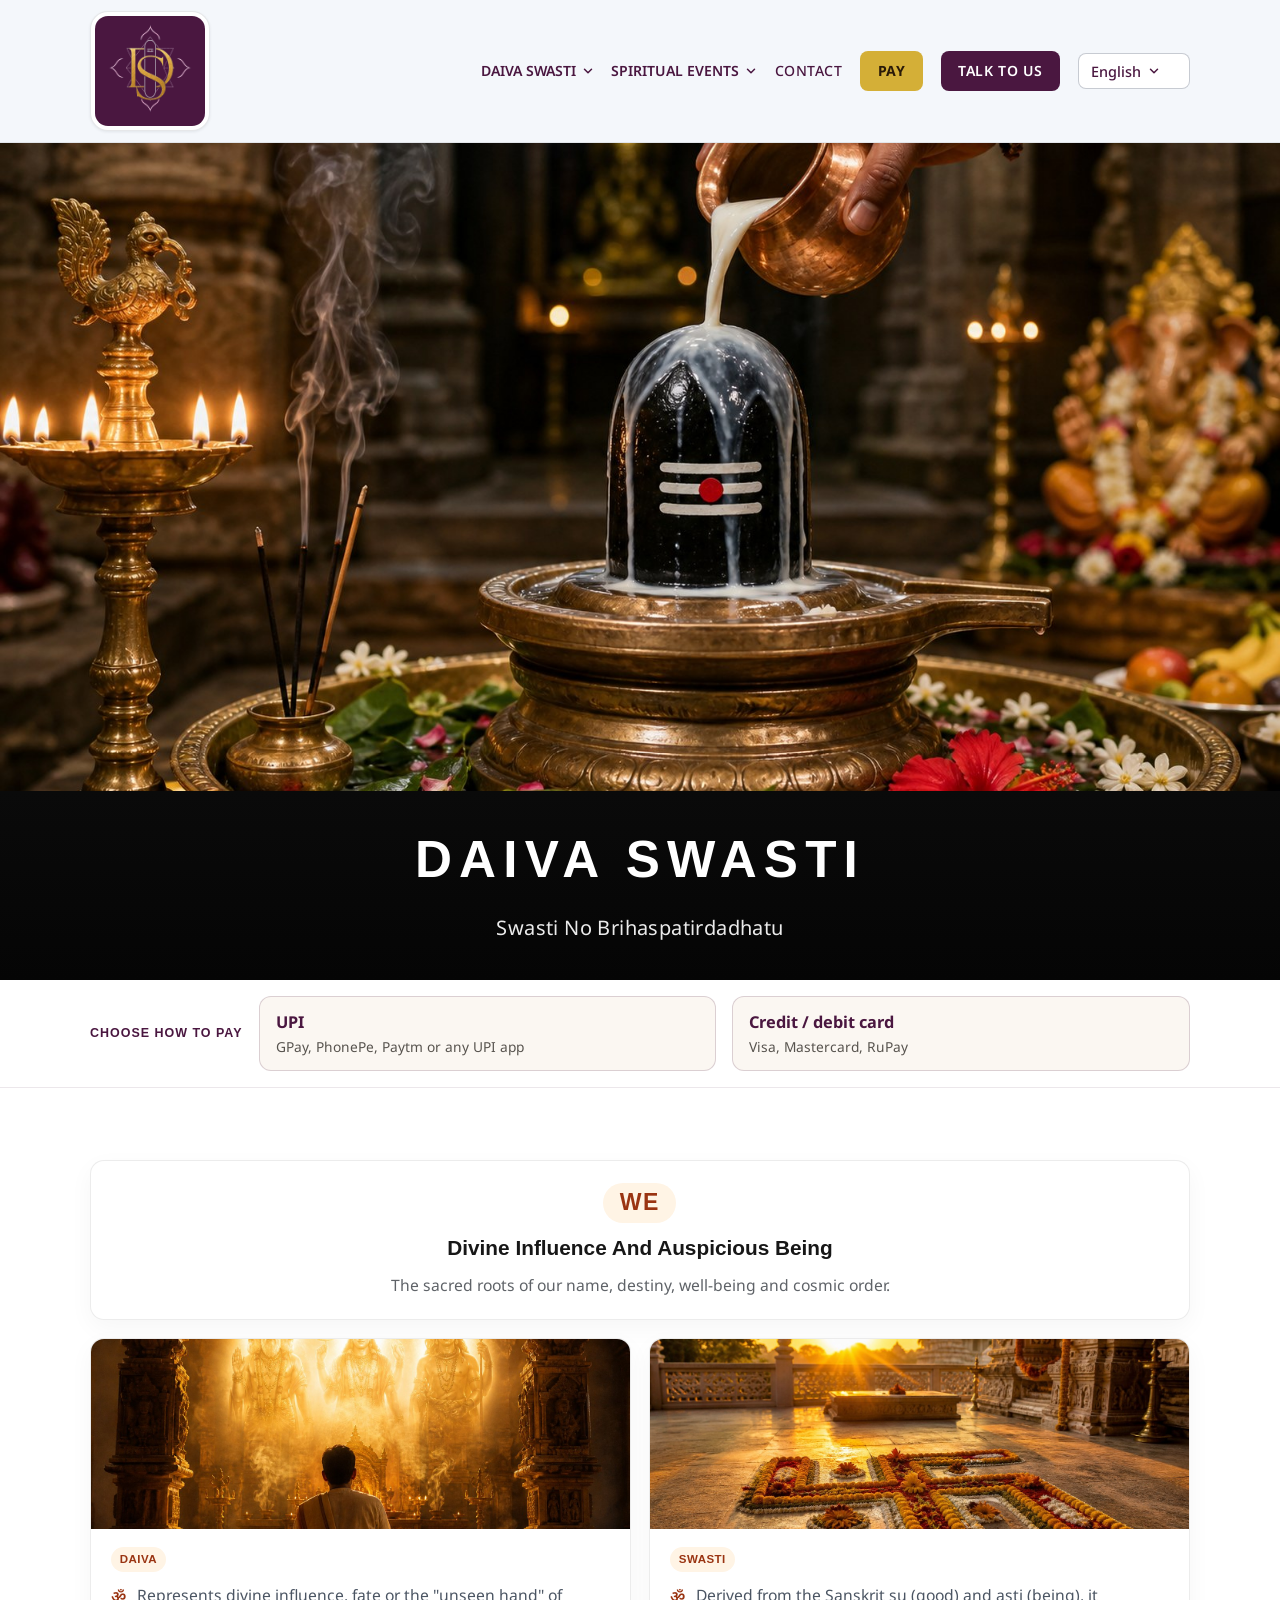
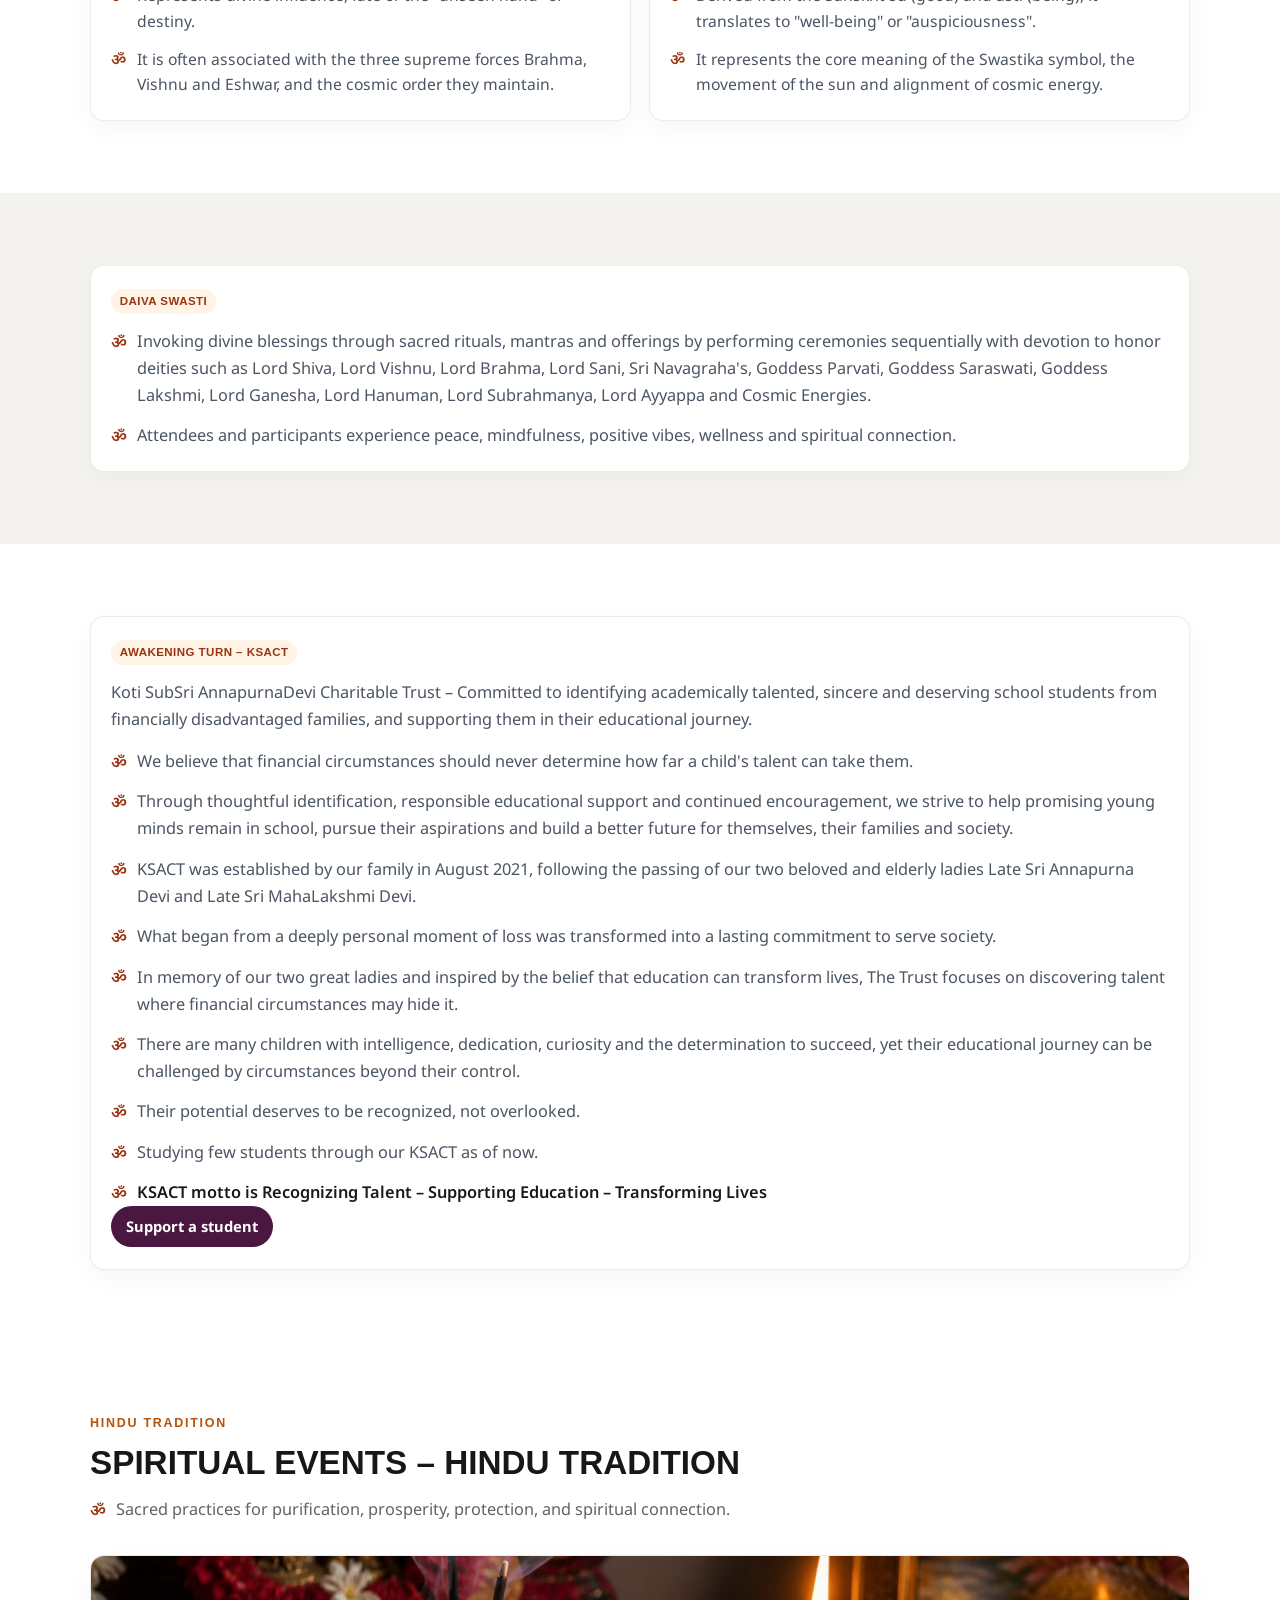
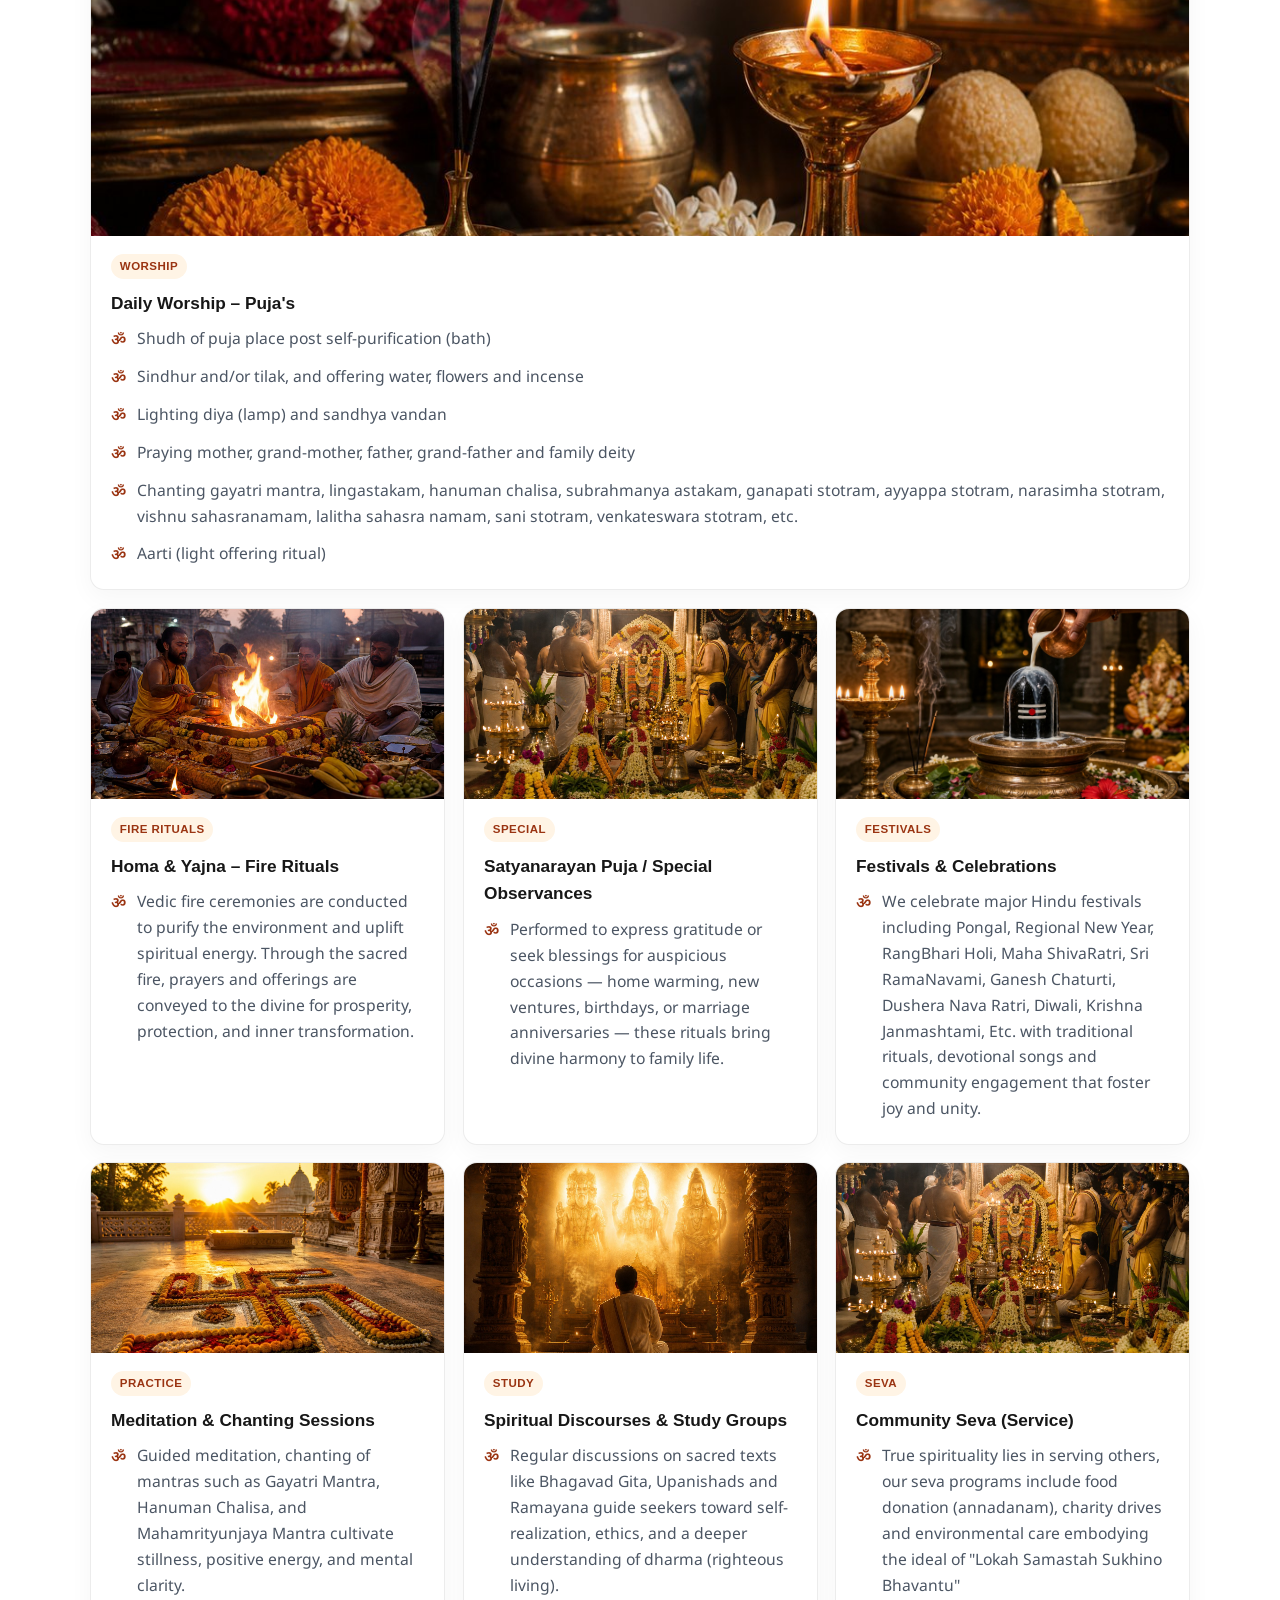
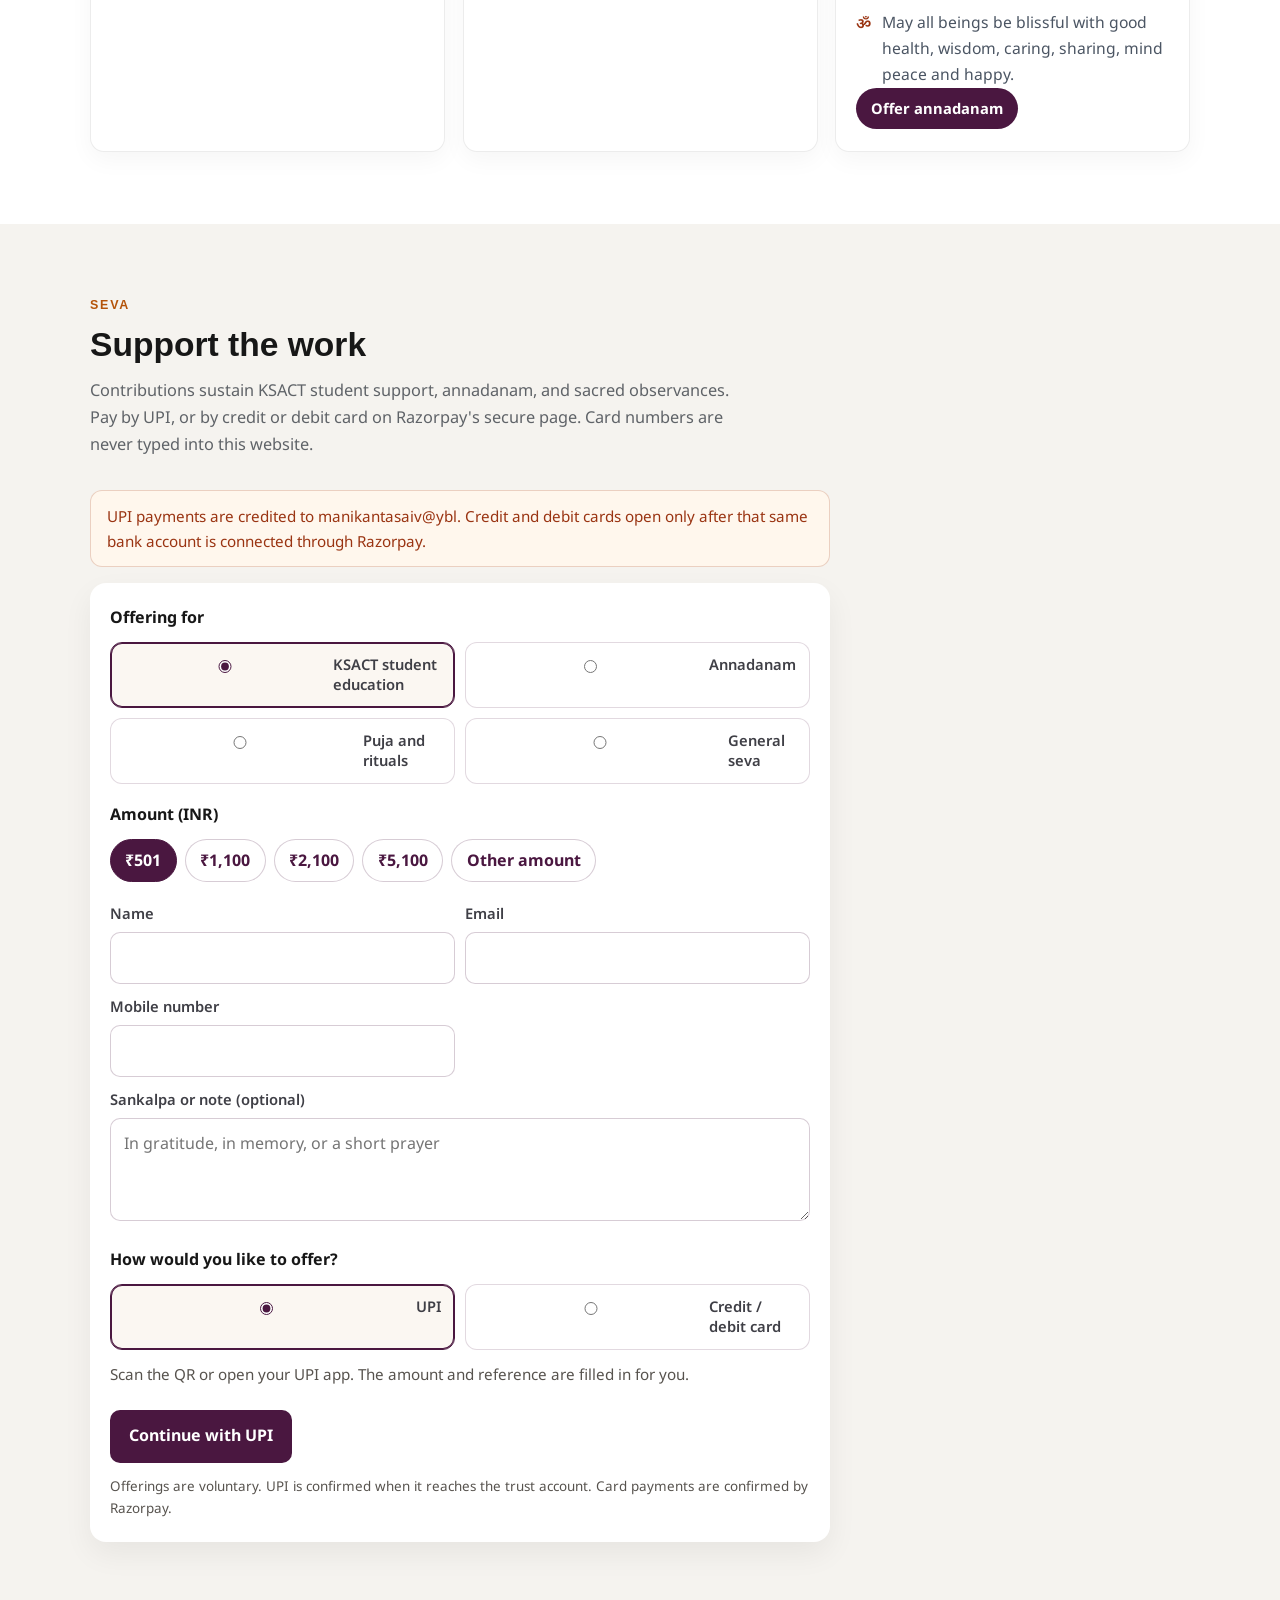
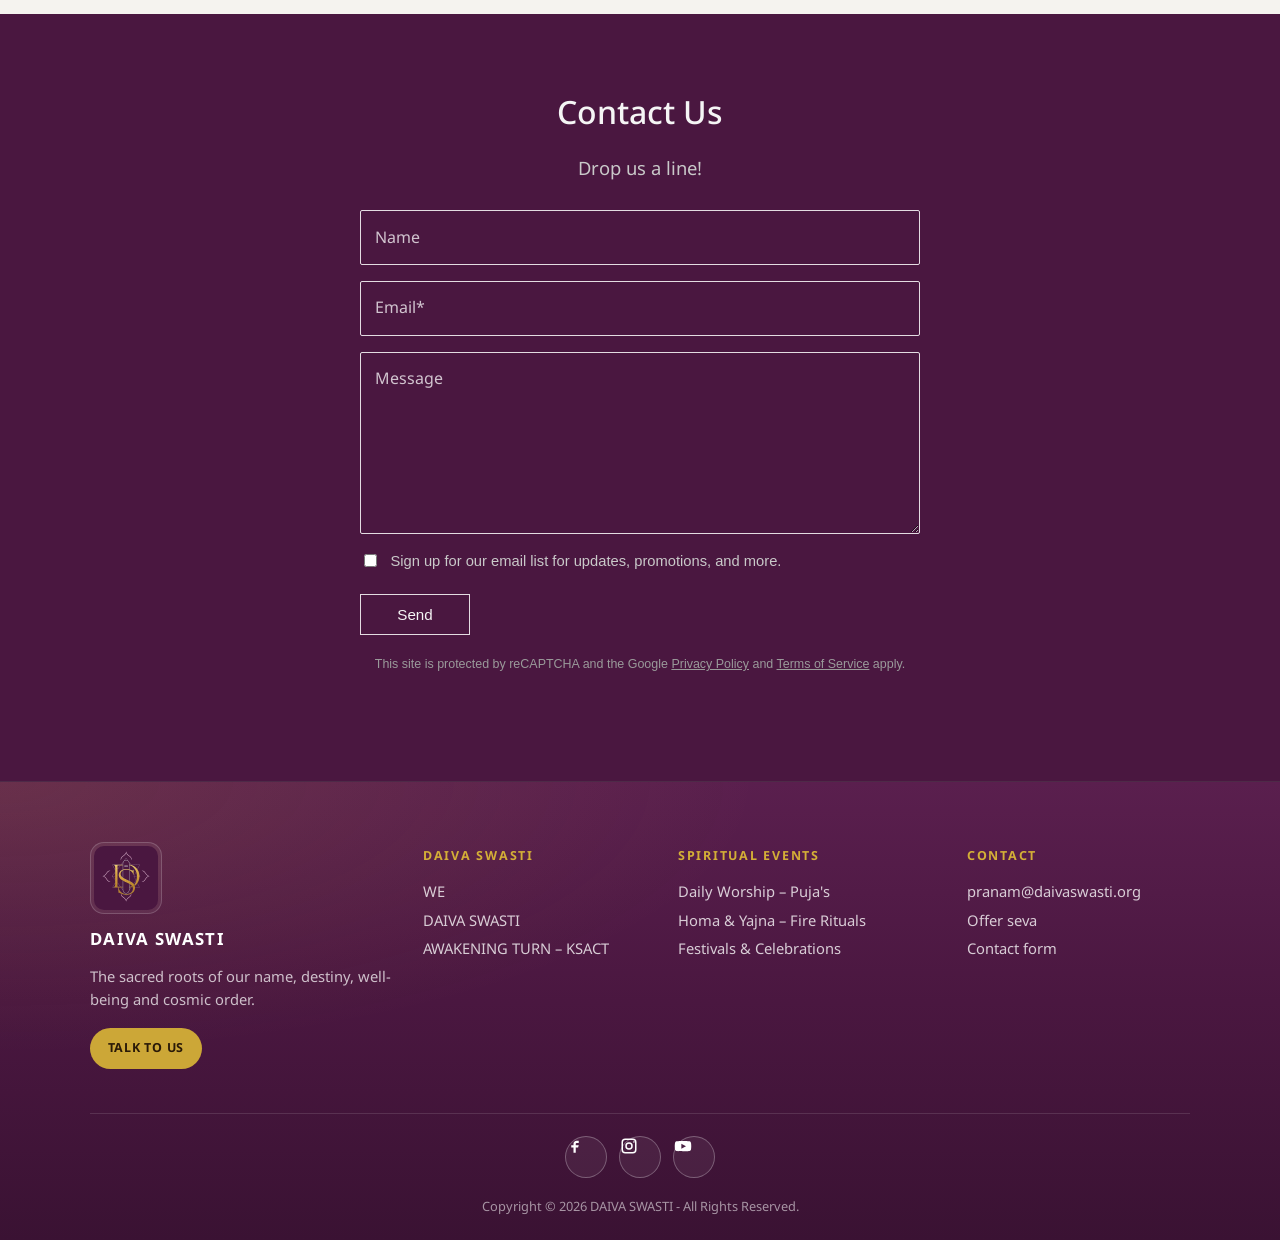
<file: index.html>
<!DOCTYPE html>
<html lang="en">
  <head>
    <meta charset="UTF-8" />
    <meta name="viewport" content="width=device-width, initial-scale=1.0" />
    <meta
      name="description"
      data-i18n="metaDescription"
      content="Daiva Swasti — sacred space for devotion, blessings, and connection."
    />
    <meta http-equiv="Cache-Control" content="no-cache, no-store, must-revalidate" />
    <title>Daiva Swasti</title>
    <link rel="icon" href="assets/favicon.ico?v=38" sizes="any" />
    <link rel="icon" type="image/png" sizes="32x32" href="assets/favicon-32.png?v=38" />
    <link rel="icon" type="image/png" sizes="192x192" href="assets/favicon-192.png?v=38" />
    <link rel="apple-touch-icon" href="assets/apple-touch-icon.png?v=38" />
    <link rel="preconnect" href="https://fonts.googleapis.com" />
    <link rel="preconnect" href="https://fonts.gstatic.com" crossorigin />
    <link
      href="https://fonts.googleapis.com/css2?family=Noto+Sans:wght@400;500;600;700&family=Noto+Sans+Devanagari:wght@400;500;600;700&family=Noto+Sans+Kannada:wght@400;500;600;700&family=Noto+Sans+Malayalam:wght@400;500;600;700&family=Noto+Sans+Tamil:wght@400;500;600;700&family=Noto+Sans+Telugu:wght@400;500;600;700&display=swap"
      rel="stylesheet"
    />
    <link rel="stylesheet" href="styles.css?v=97" />
  </head>
  <body>
    <header class="site-header">
      <div class="container header-inner">
        <a
          class="brand"
          href="#top"
          data-i18n-aria="brandHomeAria"
          aria-label="Daiva Swasti — Home"
        >
          <img
            class="brand-logo"
            src="assets/logo.jpg?v=38"
            width="120"
            height="120"
            alt="Daiva Swasti"
            decoding="async"
          />
        </a>
        <button
          type="button"
          class="menu-toggle"
          data-menu-toggle
          aria-expanded="false"
          aria-controls="site-menu"
          aria-label="Open menu"
        >
          <span class="menu-toggle-bars" aria-hidden="true"></span>
        </button>
        <div class="header-actions" id="site-menu" data-site-menu>
          <nav class="main-nav" aria-label="Primary">
            <div class="nav-dropdown" data-nav-dropdown>
              <button
                type="button"
                class="nav-dropdown-btn"
                data-nav-button
                aria-haspopup="true"
                aria-expanded="false"
                data-i18n-aria="navWeAria"
                aria-label="DAIVA SWASTI — About us"
              >
                <span data-i18n="navWe">DAIVA SWASTI</span>
                <svg
                  class="nav-chevron"
                  width="12"
                  height="12"
                  viewBox="0 0 12 12"
                  aria-hidden="true"
                >
                  <path
                    d="M2.5 4.25L6 7.75L9.5 4.25"
                    fill="none"
                    stroke="currentColor"
                    stroke-width="1.5"
                    stroke-linecap="round"
                    stroke-linejoin="round"
                  />
                </svg>
              </button>
              <ul class="nav-dropdown-menu" data-nav-menu hidden>
                <li>
                  <a href="#daiva" data-i18n="navWeItem">WE</a>
                </li>
                <li>
                  <a href="#ksact" data-i18n="navKsact">AWAKENING TURN – KSACT</a>
                </li>
              </ul>
            </div>

            <div class="nav-dropdown" data-nav-dropdown>
              <button
                type="button"
                class="nav-dropdown-btn"
                data-nav-button
                aria-haspopup="true"
                aria-expanded="false"
                data-i18n-aria="navSpiritualOfferings"
                aria-label="SPIRITUAL EVENTS"
              >
                <span data-i18n="navSpiritualOfferings">SPIRITUAL EVENTS</span>
                <svg
                  class="nav-chevron"
                  width="12"
                  height="12"
                  viewBox="0 0 12 12"
                  aria-hidden="true"
                >
                  <path
                    d="M2.5 4.25L6 7.75L9.5 4.25"
                    fill="none"
                    stroke="currentColor"
                    stroke-width="1.5"
                    stroke-linecap="round"
                    stroke-linejoin="round"
                  />
                </svg>
              </button>
              <ul class="nav-dropdown-menu nav-dropdown-menu--wide" data-nav-menu hidden>
                <li>
                  <a href="#offer-worship" data-i18n="offerWorshipTitle">Daily Worship – Pujas</a>
                </li>
                <li>
                  <a href="#offer-fire" data-i18n="offerFireTitle">Homa &amp; Yajna</a>
                </li>
                <li>
                  <a href="#offer-special" data-i18n="offerSpecialTitle">Satyanarayan Puja</a>
                </li>
                <li>
                  <a href="#offer-fest" data-i18n="offerFestTitle">Festivals &amp; Celebrations</a>
                </li>
                <li>
                  <a href="#offer-practice" data-i18n="offerPracticeTitle">Meditation &amp; Chanting</a>
                </li>
                <li>
                  <a href="#offer-study" data-i18n="offerStudyTitle">Spiritual Discourses</a>
                </li>
                <li>
                  <a href="#offer-seva" data-i18n="offerSevaTitle">Community Seva</a>
                </li>
              </ul>
            </div>

            <a href="#contact" data-i18n="navContact">CONTACT</a>
            <a class="pay-nav-btn" href="#contribute" data-i18n="navContribute">PAY</a>
            <a class="talk-btn" href="#contact" data-i18n="navTalk">TALK TO US</a>
          </nav>

          <div class="lang-switcher" data-lang-switcher>
            <button
              type="button"
              class="lang-btn"
              data-lang-button
              aria-haspopup="listbox"
              aria-expanded="false"
              data-i18n-aria="langAria"
              aria-label="Select language"
            >
              <span class="lang-current" data-lang-label>English</span>
              <svg
                class="lang-chevron"
                width="12"
                height="12"
                viewBox="0 0 12 12"
                aria-hidden="true"
              >
                <path
                  d="M2.5 4.25L6 7.75L9.5 4.25"
                  fill="none"
                  stroke="currentColor"
                  stroke-width="1.5"
                  stroke-linecap="round"
                  stroke-linejoin="round"
                />
              </svg>
            </button>
            <ul class="lang-menu" data-lang-menu role="listbox" hidden>
              <li role="option" tabindex="0" data-lang="en" aria-selected="true">
                English
              </li>
              <li role="option" tabindex="0" data-lang="hi" aria-selected="false">
                हिन्दी
              </li>
              <li role="option" tabindex="0" data-lang="te" aria-selected="false">
                తెలుగు
              </li>
              <li role="option" tabindex="0" data-lang="ta" aria-selected="false">
                தமிழ்
              </li>
              <li role="option" tabindex="0" data-lang="kn" aria-selected="false">
                ಕನ್ನಡ
              </li>
              <li role="option" tabindex="0" data-lang="ml" aria-selected="false">
                മലയാളം
              </li>
            </ul>
          </div>
        </div>
      </div>
    </header>

    <main id="top">
      <section class="hero" aria-label="Hero">
        <img
          class="hero-image"
          src="assets/shiva-lingam.jpg?v=25"
          alt="Shiva Lingam abhishekam with milk offering in a temple"
        />
        <div class="hero-caption">
          <p class="hero-kicker" data-i18n="heroKicker">DAIVA SWASTI</p>
          <h1 class="hero-title" data-i18n="heroTitle">Swasti No Brihaspatirdadhatu</h1>
        </div>
      </section>

      <section class="pay-entry" aria-label="Payment options">
        <div class="container pay-entry-inner">
          <p class="pay-entry-lead" data-i18n="payEntryLead">Choose how to pay</p>
          <a class="pay-entry-option" href="#contribute" data-pay-method="upi">
            <strong data-i18n="payMethodUpi">UPI</strong>
            <span data-i18n="payEntryUpi">GPay, PhonePe, Paytm or any UPI app</span>
          </a>
          <a class="pay-entry-option" href="#contribute" data-pay-method="card">
            <strong data-i18n="payMethodCard">Credit / debit card</strong>
            <span data-i18n="payEntryCard">Visa, Mastercard, RuPay</span>
          </a>
        </div>
      </section>

      <section id="daiva" class="section light-section">
        <div class="container">
          <article class="offer-card offer-card--wide ksact-card we-intro-card">
            <p class="offer-tag" data-i18n="navWeItem">WE</p>
            <h3 data-i18n="daivaTitle">Divine Influence And Auspicious Being</h3>
            <p class="we-intro-line" data-i18n="daivaIntro">
              The sacred roots of our name, destiny, well-being and cosmic order.
            </p>
          </article>

          <div class="split-panels we-split">
            <article id="daiva-card" class="offer-card we-meaning-card">
              <img class="offer-card-image" src="assets/daiva.jpg?v=3" alt="Golden cosmic temple light representing divine destiny" loading="lazy" />
              <p class="offer-tag" data-i18n="daivaCardTitle">DAIVA</p>
              <ul class="offer-list">
                <li data-i18n="daivaCardText">
                  Represents divine influence, fate or the "unseen hand" of destiny.
                </li>
                <li data-i18n="daivaCardText2">
                  It is often associated with the three supreme forces Brahma, Vishnu and Eshwar, and the cosmic order they maintain.
                </li>
              </ul>
            </article>
            <article id="swasti" class="offer-card we-meaning-card">
              <img class="offer-card-image" src="assets/swasti.jpg?v=3" alt="Sacred swastika and temple sunrise for well-being" loading="lazy" />
              <p class="offer-tag" data-i18n="swastiCardTitle">SWASTI</p>
              <ul class="offer-list">
                <li data-i18n="swastiCardText">
                  Derived from the Sanskrit su (good) and asti (being), it translates to "well-being" or "auspiciousness".
                </li>
                <li data-i18n="swastiCardText2">
                  It represents the core meaning of the Swastika symbol, the movement of the sun and alignment of cosmic energy.
                </li>
              </ul>
            </article>
          </div>
        </div>
      </section>

      <section id="daiva-swasti" class="section soft-section">
        <div class="container">
          <article class="offer-card offer-card--wide ksact-card ds-intro-card">
            <p class="offer-tag" data-i18n="dsEyebrow">DAIVA SWASTI</p>
            <ul class="offer-list ds-offer-list om-align-list">
              <li data-i18n="dsIntro">
                Invoking divine blessings through sacred rituals, mantras and offerings by performing ceremonies sequentially with devotion to honor deities such as Lord Shiva, Lord Vishnu, Lord Brahma, Lord Sani, Sri Navagraha's, Goddess Parvati, Goddess Saraswati, Goddess Lakshmi, Lord Ganesha, Lord Hanuman, Lord Subrahmanya, Lord Ayyappa and Cosmic Energies.
              </li>
              <li data-i18n="dsBullet2">
                Attendees and participants experience peace, mindfulness, positive vibes, wellness and spiritual connection.
              </li>
            </ul>
          </article>
        </div>
      </section>

      <section id="ksact" class="section light-section">
        <div class="container">
          <article class="offer-card offer-card--wide ksact-card">
            <p class="offer-tag" data-i18n="ksactEyebrow">AWAKENING TURN – KSACT</p>
            <p class="ksact-lead" data-i18n="ksactLead">
              Koti SubSri AnnapurnaDevi Charitable Trust – Committed to identifying academically talented, sincere and deserving school students from financially disadvantaged families, and supporting them in their educational journey.
            </p>
            <ul class="offer-list om-align-list">
              <li data-i18n="ksactP1">
                We believe that financial circumstances should never determine how far a child's talent can take them.
              </li>
              <li data-i18n="ksactP2">
                Through thoughtful identification, responsible educational support and continued encouragement, we strive to help promising young minds remain in school, pursue their aspirations and build a better future for themselves, their families and society.
              </li>
              <li data-i18n="ksactP3">
                KSACT was established by our family in August 2021, following the passing of our two beloved and elderly ladies Late Sri Annapurna Devi and Late Sri MahaLakshmi Devi.
              </li>
              <li data-i18n="ksactP4">
                What began from a deeply personal moment of loss was transformed into a lasting commitment to serve society.
              </li>
              <li data-i18n="ksactP5">
                In memory of our two great ladies and inspired by the belief that education can transform lives, The Trust focuses on discovering talent where financial circumstances may hide it.
              </li>
              <li data-i18n="ksactP6">
                There are many children with intelligence, dedication, curiosity and the determination to succeed, yet their educational journey can be challenged by circumstances beyond their control.
              </li>
              <li data-i18n="ksactP7">
                Their potential deserves to be recognized, not overlooked.
              </li>
              <li data-i18n="ksactP8">
                Studying few students through our KSACT as of now.
              </li>
              <li class="ksact-motto-item" data-i18n="ksactMotto">
                KSACT motto is Recognizing Talent – Supporting Education – Transforming Lives
              </li>
            </ul>
            <p class="pay-inline-link">
              <a href="#contribute" data-pay-purpose="ksact" data-i18n="payLinkKsact">Support a student</a>
            </p>
          </article>
        </div>
      </section>

      <section id="offerings" class="section light-section">
        <div class="container">
          <header class="panel-header offerings-header">
            <p class="panel-eyebrow" data-i18n="offeringsEyebrow">Hindu Tradition</p>
            <h2 class="panel-title offerings-title" data-i18n="offeringsTitle">
              SPIRITUAL EVENTS – HINDU TRADITION
            </h2>
            <p class="panel-intro offerings-intro" data-i18n="offeringsIntro">
              Sacred practices for purification, prosperity, protection, and spiritual connection.
            </p>
          </header>

          <div class="offer-grid">
            <article id="offer-worship" class="offer-card offer-card--wide">
              <img class="offer-card-image" src="assets/puja.jpg?v=3" alt="Lit diya, incense, and flower offerings for Hindu puja" loading="lazy" />
              <p class="offer-tag" data-i18n="offerWorshipTag">Worship</p>
              <h3 data-i18n="offerWorshipTitle">Daily Worship – Puja's</h3>
              <ul class="offer-list">
                <li data-i18n="offerWorship1">Shudh of puja place post self-purification (bath)</li>
                <li data-i18n="offerWorship2">Sindhur and/or tilak, and offering water, flowers and incense</li>
                <li data-i18n="offerWorship3">Lighting diya (lamp) and sandhya vandan</li>
                <li data-i18n="offerWorship4">Praying mother, grand-mother, father, grand-father and family deity</li>
                <li data-i18n="offerWorship5">Chanting gayatri mantra, lingastakam, hanuman chalisa, subrahmanya astakam, ganapati stotram, ayyappa stotram, narasimha stotram, vishnu sahasranamam, lalitha sahasra namam, sani stotram, venkateswara stotram, etc.</li>
                <li data-i18n="offerWorship6">Aarti (light offering ritual)</li>
              </ul>
            </article>

            <article id="offer-fire" class="offer-card">
              <img class="offer-card-image" src="assets/spiritual-offerings.jpg?v=3" alt="Vedic homa fire ritual with sacred offerings" loading="lazy" />
              <p class="offer-tag" data-i18n="offerFireTag">Fire Rituals</p>
              <h3 data-i18n="offerFireTitle">Homa &amp; Yajna – Fire Rituals</h3>
              <ul class="offer-list">
                <li data-i18n="offerFireText">
                  Vedic fire ceremonies are conducted to purify the environment and uplift spiritual energy. Through the sacred fire, prayers and offerings are conveyed to the divine for prosperity, protection, and inner transformation.
                </li>
              </ul>
            </article>

            <article id="offer-special" class="offer-card">
              <img class="offer-card-image" src="assets/daiva-swasti.jpg?v=3" alt="Temple ritual setup for special observances" loading="lazy" />
              <p class="offer-tag" data-i18n="offerSpecialTag">Special</p>
              <h3 data-i18n="offerSpecialTitle">Satyanarayan Puja / Special Observances</h3>
              <ul class="offer-list">
                <li data-i18n="offerSpecialText">
                  Performed to express gratitude or seek blessings for auspicious occasions — home warming, new ventures, birthdays, or marriage anniversaries — these rituals bring divine harmony to family life.
                </li>
              </ul>
            </article>

            <article id="offer-fest" class="offer-card">
              <img class="offer-card-image offer-card-image--fest" src="assets/shiva-lingam.jpg?v=26" alt="Sacred Shiva Lingam abhishekam for festival devotion" loading="lazy" />
              <p class="offer-tag" data-i18n="offerFestTag">Festivals</p>
              <h3 data-i18n="offerFestTitle">Festivals &amp; Celebrations</h3>
              <ul class="offer-list">
                <li data-i18n="offerFestText">
                  We celebrate major Hindu festivals including Pongal, Regional New Year, RangBhari Holi, Maha ShivaRatri, Sri RamaNavami, Ganesh Chaturti, Dushera Nava Ratri, Diwali, Krishna Janmashtami, Etc. with traditional rituals, devotional songs and community engagement that foster joy and unity.
                </li>
              </ul>
            </article>

            <article id="offer-practice" class="offer-card">
              <img class="offer-card-image" src="assets/swasti.jpg?v=3" alt="Sunrise over temple waters for meditation and chanting" loading="lazy" />
              <p class="offer-tag" data-i18n="offerPracticeTag">Practice</p>
              <h3 data-i18n="offerPracticeTitle">Meditation &amp; Chanting Sessions</h3>
              <ul class="offer-list">
                <li data-i18n="offerPracticeText">
                  Guided meditation, chanting of mantras such as Gayatri Mantra, Hanuman Chalisa, and Mahamrityunjaya Mantra cultivate stillness, positive energy, and mental clarity.
                </li>
              </ul>
            </article>

            <article id="offer-study" class="offer-card">
              <img class="offer-card-image" src="assets/daiva.jpg?v=3" alt="Golden temple light for spiritual study and discourse" loading="lazy" />
              <p class="offer-tag" data-i18n="offerStudyTag">Study</p>
              <h3 data-i18n="offerStudyTitle">Spiritual Discourses &amp; Study Groups</h3>
              <ul class="offer-list">
                <li data-i18n="offerStudyText">
                  Regular discussions on sacred texts like Bhagavad Gita, Upanishads and Ramayana guide seekers toward self-realization, ethics, and a deeper understanding of dharma (righteous living).
                </li>
              </ul>
            </article>

            <article id="offer-seva" class="offer-card">
              <img class="offer-card-image offer-card-image--seva" src="assets/daiva-swasti.jpg?v=3" alt="Devotional gathering representing community seva" loading="lazy" />
              <p class="offer-tag" data-i18n="offerSevaTag">Seva</p>
              <h3 data-i18n="offerSevaTitle">Community Seva (Service)</h3>
              <ul class="offer-list">
                <li data-i18n-html="offerSevaText">
                  True spirituality lies in serving others, our seva programs include food donation (annadanam), charity drives and environmental care embodying the ideal of "Lokah Samastah Sukhino Bhavantu"
                </li>
                <li data-i18n="offerSevaBlessing">
                  May all beings be blissful with good health, wisdom, caring, sharing, mind peace and happy.
                </li>
              </ul>
              <p class="pay-inline-link">
                <a href="#contribute" data-pay-purpose="annadanam" data-i18n="payLinkSeva">Offer annadanam</a>
              </p>
            </article>
          </div>
        </div>
      </section>

      <section id="contribute" class="section soft-section">
        <div class="container">
          <header class="panel-header">
            <p class="panel-eyebrow" data-i18n="payEyebrow">Seva</p>
            <h2 class="panel-title" data-i18n="payTitle">Support the work</h2>
            <p class="panel-intro" data-i18n="payIntro">
              Contributions sustain KSACT student support, annadanam, and sacred observances. Pay by UPI, or by credit or debit card on Razorpay's secure page. Card numbers are never typed into this website.
            </p>
          </header>

          <div class="pay-layout">
            <p id="pay-setup-note" class="pay-setup" hidden></p>

            <form id="payment-form" class="pay-card" novalidate>
              <fieldset>
                <legend data-i18n="payPurposeLabel">Offering for</legend>
                <div class="pay-purpose-grid">
                  <label class="pay-choice">
                    <input type="radio" name="purpose" value="ksact" checked />
                    <span data-i18n="payPurposeKsact">KSACT student education</span>
                  </label>
                  <label class="pay-choice">
                    <input type="radio" name="purpose" value="annadanam" />
                    <span data-i18n="payPurposeAnnadanam">Annadanam</span>
                  </label>
                  <label class="pay-choice">
                    <input type="radio" name="purpose" value="puja" />
                    <span data-i18n="payPurposePuja">Puja and rituals</span>
                  </label>
                  <label class="pay-choice">
                    <input type="radio" name="purpose" value="general" />
                    <span data-i18n="payPurposeGeneral">General seva</span>
                  </label>
                </div>
              </fieldset>

              <fieldset>
                <legend data-i18n="payAmountLabel">Amount (INR)</legend>
                <div class="pay-amounts">
                  <button type="button" class="pay-amount is-selected" data-amount="501" aria-pressed="true">₹501</button>
                  <button type="button" class="pay-amount" data-amount="1100" aria-pressed="false">₹1,100</button>
                  <button type="button" class="pay-amount" data-amount="2100" aria-pressed="false">₹2,100</button>
                  <button type="button" class="pay-amount" data-amount="5100" aria-pressed="false">₹5,100</button>
                  <button type="button" class="pay-amount" data-amount="custom" aria-pressed="false" data-i18n="payCustomAmount">Other amount</button>
                </div>
                <label class="pay-custom" data-custom-amount hidden>
                  <span class="sr-only" data-i18n="payCustomAmount">Other amount</span>
                  <input
                    id="pay-custom-amount"
                    name="amount"
                    type="number"
                    inputmode="numeric"
                    min="101"
                    max="200000"
                    step="1"
                    placeholder="101"
                  />
                </label>
              </fieldset>

              <div class="pay-fields">
                <label>
                  <span data-i18n="payName">Name</span>
                  <input id="pay-name" name="name" type="text" autocomplete="name" maxlength="80" required />
                </label>
                <label>
                  <span data-i18n="payEmail">Email</span>
                  <input id="pay-email" name="email" type="email" autocomplete="email" required />
                </label>
                <label>
                  <span data-i18n="payPhone">Mobile number</span>
                  <input id="pay-phone" name="phone" type="tel" autocomplete="tel" inputmode="numeric" maxlength="14" required />
                </label>
                <label class="pay-note-field">
                  <span data-i18n="payNote">Sankalpa or note (optional)</span>
                  <textarea id="pay-note" name="note" rows="3" maxlength="160" data-i18n-placeholder="payNotePlaceholder" placeholder="In gratitude, in memory, or a short prayer"></textarea>
                </label>
              </div>

              <fieldset>
                <legend data-i18n="payMethodLabel">How would you like to offer?</legend>
                <div class="pay-methods">
                  <label class="pay-choice">
                    <input type="radio" name="method" value="upi" checked />
                    <span data-i18n="payMethodUpi">UPI</span>
                  </label>
                  <label class="pay-choice">
                    <input type="radio" name="method" value="card" />
                    <span data-i18n="payMethodCard">Credit / debit card</span>
                  </label>
                </div>
                <p class="pay-hint" data-pay-hint="upi" data-i18n="payUpiHint">
                  Scan the QR or open your UPI app. The amount and reference are filled in for you.
                </p>
                <p class="pay-hint" data-pay-hint="card" data-i18n="payCardHint" hidden>
                  You enter card details only on Razorpay, the payment partner. This site never sees your card number or CVV.
                </p>
              </fieldset>

              <p id="pay-error" class="pay-error" role="alert"></p>
              <button type="submit" class="pay-submit" data-pay-submit="upi" data-i18n="payContinueUpi">Continue with UPI</button>
              <button type="submit" class="pay-submit" data-pay-submit="card" data-i18n="payContinueCard" hidden>Continue to card payment</button>
              <p class="pay-secure" data-i18n="paySecureNote">
                Offerings are voluntary. UPI is confirmed when it reaches the trust account. Card payments are confirmed by Razorpay.
              </p>
            </form>

            <div id="pay-result" class="pay-card pay-result" hidden>
              <h3 data-i18n="payReceiptTitle">Your offering</h3>
              <p class="pay-amount-due">
                <span data-i18n="payAmountDue">Amount to pay</span>
                <strong data-pay-amount></strong>
              </p>
              <p class="pay-purpose-line" data-pay-purpose-label></p>
              <div data-pay-ready>
                <div class="pay-timer-wrap">
                  <p class="pay-timer" data-pay-timer role="timer" aria-live="polite">01:00</p>
                  <p class="pay-timer-label" data-i18n="payTimerLabel">Time left to pay</p>
                </div>
                <div data-pay-desktop>
                  <div class="pay-qr" data-pay-qr role="img" aria-label="UPI QR code"></div>
                  <p class="pay-scan" data-i18n="payScan">Scan to pay</p>
                  <p class="pay-apps-label" data-i18n="payOpenApp">Open a UPI app</p>
                  <div class="pay-apps">
                    <a data-pay-app="gpay" data-i18n="payAppGpay">GPay</a>
                    <a data-pay-app="phonepe" data-i18n="payAppPhonepe">PhonePe</a>
                    <a data-pay-app="paytm" data-i18n="payAppPaytm">Paytm</a>
                    <a data-pay-app="any" data-i18n="payAppAny">Any UPI app</a>
                  </div>
                  <p class="pay-mail-note" data-pay-saved hidden>Your name, email, and mobile number stay on this page.</p>
                  <p class="pay-mail-note" data-i18n="payMailNote">Scan this code in GPay, PhonePe, Paytm, or any UPI app. The payment goes straight to the UPI ID below. Your receipt is emailed now and stays on this page.</p>
                </div>
                <div data-pay-phone hidden>
                  <p class="pay-mail-note" data-i18n="payPhoneWait">This opens your UPI app. When the payment is finished, the code closes and your receipt is emailed to you.</p>
                  <a class="pay-submit" data-pay-upi-launch data-i18n="payPhoneButton">Pay with UPI</a>
                </div>
                <div class="pay-id-row">
                  <span data-i18n="payUpiIdLabel">UPI ID</span>
                  <code data-pay-vpa></code>
                  <button type="button" class="pay-copy" data-copy="vpa" data-i18n="payCopy">Copy</button>
                </div>
                <div class="pay-id-row">
                  <span data-i18n="payReference">Reference</span>
                  <code data-pay-ref></code>
                  <button type="button" class="pay-copy" data-copy="ref" data-i18n="payCopy">Copy</button>
                </div>
              </div>
              <div id="pay-paid" class="pay-paid" hidden>
                <div class="pay-paid-mark" aria-hidden="true"></div>
                <p class="pay-paid-kicker" data-i18n="payPaidKicker">Payment received</p>
                <h3 data-i18n="payPaidTitle">You have paid</h3>
                <p class="pay-paid-amount" data-pay-paid-amount></p>
                <p class="pay-paid-words" data-i18n="payPaidWords">Your offering has reached Daiva Swasti. May it return to you as peace, good health, and grace.</p>
                <p class="pay-paid-mail" data-i18n="payPaidMail">Your receipt is on its way to your email, with your name and mobile number. The payment code is closed.</p>
              </div>
              <article id="pay-receipt" class="pay-receipt" hidden>
                <p class="pay-receipt-brand">DAIVA SWASTI</p>
                <p class="pay-receipt-blessing">Swasti No Brihaspatirdadhatu</p>
                <h3 data-i18n="payReceiptHeading">Offering receipt</h3>
                <dl class="pay-receipt-list">
                  <div data-receipt-row="date">
                    <dt data-i18n="payReceiptDate">Date</dt>
                    <dd data-receipt-date></dd>
                  </div>
                  <div data-receipt-row="ref">
                    <dt data-i18n="payReference">Reference</dt>
                    <dd data-receipt-ref></dd>
                  </div>
                  <div data-receipt-row="name">
                    <dt data-i18n="payReceiptName">Name</dt>
                    <dd data-receipt-name></dd>
                  </div>
                  <div data-receipt-row="email">
                    <dt data-i18n="payReceiptEmail">Email</dt>
                    <dd data-receipt-email></dd>
                  </div>
                  <div data-receipt-row="phone">
                    <dt data-i18n="payReceiptPhone">Mobile</dt>
                    <dd data-receipt-phone></dd>
                  </div>
                  <div data-receipt-row="purpose">
                    <dt data-i18n="payReceiptPurpose">Offering for</dt>
                    <dd data-receipt-purpose></dd>
                  </div>
                  <div data-receipt-row="amount">
                    <dt data-i18n="payReceiptAmount">Amount</dt>
                    <dd data-receipt-amount></dd>
                  </div>
                  <div data-receipt-row="method">
                    <dt data-i18n="payReceiptMethod">Paid by</dt>
                    <dd data-receipt-method></dd>
                  </div>
                  <div data-receipt-row="vpa">
                    <dt data-i18n="payUpiIdLabel">UPI ID</dt>
                    <dd data-receipt-vpa></dd>
                  </div>
                  <div data-receipt-row="payment">
                    <dt data-i18n="payReceiptPaymentId">Payment id</dt>
                    <dd data-receipt-payment></dd>
                  </div>
                  <div data-receipt-row="note">
                    <dt data-i18n="payReceiptNote">Note</dt>
                    <dd data-receipt-note></dd>
                  </div>
                </dl>
                <p class="pay-receipt-status" data-receipt-status></p>
                <div class="pay-receipt-actions">
                  <button type="button" class="pay-submit" data-receipt-print data-i18n="payReceiptPrint">Print receipt</button>
                  <button type="button" class="pay-back" data-receipt-download data-i18n="payReceiptDownload">Download receipt</button>
                  <a class="pay-whatsapp" data-receipt-whatsapp target="_blank" rel="noopener noreferrer" data-i18n="payReceiptWhatsApp">Send on WhatsApp</a>
                </div>
              </article>
              <p class="pay-status" data-pay-status role="status"></p>
              <button type="button" class="pay-back" data-pay-back data-i18n="payBack">Change details</button>
            </div>
          </div>
        </div>
      </section>

      <section id="contact" class="section contact">
        <div class="container narrow">
          <h2 data-i18n="contactTitle">Contact Us</h2>
          <h3 data-i18n="contactSubtitle">Drop us a line!</h3>

          <form
            id="contact-form"
            class="contact-form"
            action="https://formsubmit.co/pranam@daivaswasti.org"
            method="POST"
            novalidate
          >
            <input type="hidden" name="_subject" value="New message from Daiva Swasti website" />
            <input type="hidden" name="_template" value="table" />
            <input type="hidden" name="_captcha" value="false" />
            <input type="text" name="_honey" class="honey" tabindex="-1" autocomplete="off" />

            <label class="sr-only" for="name" data-i18n="placeholderName">Name</label>
            <input
              id="name"
              name="name"
              type="text"
              placeholder="Name"
              data-i18n-placeholder="placeholderName"
            />

            <label class="sr-only" for="email" data-i18n="placeholderEmail">Email*</label>
            <input
              id="email"
              name="email"
              type="email"
              placeholder="Email*"
              required
              data-i18n-placeholder="placeholderEmail"
            />

            <label class="sr-only" for="message" data-i18n="placeholderMessage">Message</label>
            <textarea
              id="message"
              name="message"
              rows="6"
              placeholder="Message"
              required
              data-i18n-placeholder="placeholderMessage"
            ></textarea>

            <label class="checkbox-row">
              <input type="checkbox" name="newsletter" value="yes" />
              <span data-i18n="newsletterLabel"
                >Sign up for our email list for updates, promotions, and
                more.</span
              >
            </label>

            <button type="submit" class="send-btn" data-i18n="sendBtn">Send</button>
          </form>

          <p class="recaptcha-note" data-i18n-html="recaptchaNote">
            This site is protected by reCAPTCHA and the Google
            <a
              href="https://policies.google.com/privacy"
              target="_blank"
              rel="noopener noreferrer"
              >Privacy Policy</a
            >
            and
            <a
              href="https://policies.google.com/terms"
              target="_blank"
              rel="noopener noreferrer"
              >Terms of Service</a
            >
            apply.
          </p>

          <p id="form-status" class="form-status" role="status" aria-live="polite"></p>
        </div>
      </section>
    </main>

    <footer class="site-footer">
      <div class="container footer-grid">
        <div class="footer-brand">
          <a class="footer-logo-link" href="#top" aria-label="Daiva Swasti — Home">
            <img
              class="footer-logo"
              src="assets/logo.jpg?v=38"
              width="72"
              height="72"
              alt="Daiva Swasti"
              decoding="async"
            />
          </a>
          <p class="footer-brand-name" data-i18n="brand">DAIVA SWASTI</p>
          <p class="footer-tagline" data-i18n="daivaIntro">
            The sacred roots of our name, destiny, well-being and cosmic order.
          </p>
          <a class="footer-cta" href="#contact" data-i18n="navTalk">TALK TO US</a>
        </div>

        <div class="footer-col">
          <h4 data-i18n="navWe">DAIVA SWASTI</h4>
          <a href="#daiva" data-i18n="navWeItem">WE</a>
          <a href="#daiva-swasti" data-i18n="navDaivaSwasti">DAIVA SWASTI</a>
          <a href="#ksact" data-i18n="navKsact">AWAKENING TURN – KSACT</a>
        </div>

        <div class="footer-col">
          <h4 data-i18n="navSpiritualOfferings">SPIRITUAL EVENTS</h4>
          <a href="#offer-worship" data-i18n="offerWorshipTitle">Daily Worship – Puja's</a>
          <a href="#offer-fire" data-i18n="offerFireTitle">Homa &amp; Yajna – Fire Rituals</a>
          <a href="#offer-fest" data-i18n="offerFestTitle">Festivals &amp; Celebrations</a>
        </div>

        <div class="footer-col">
          <h4 data-i18n="footerContact">Contact</h4>
          <a class="footer-email" href="mailto:pranam@daivaswasti.org">pranam@daivaswasti.org</a>
          <a href="#contribute" data-i18n="footerOffer">Offer seva</a>
          <a href="#contact" data-i18n="footerForm">Contact form</a>
        </div>
      </div>

      <div class="container footer-bottom">
        <nav class="footer-social" aria-label="Social media">
          <a
            class="social-link"
            href="#"
            data-social="facebook"
            aria-label="Facebook"
            title="Facebook"
          >
            <svg viewBox="0 0 24 24" aria-hidden="true" focusable="false">
              <path
                fill="currentColor"
                d="M14 8h3V5h-3c-2.2 0-4 1.8-4 4v2H7v3h3v7h3v-7h3.1l.9-3H13V9c0-.6.4-1 1-1z"
              />
            </svg>
          </a>
          <a
            class="social-link"
            href="#"
            data-social="instagram"
            aria-label="Instagram"
            title="Instagram"
          >
            <svg viewBox="0 0 24 24" aria-hidden="true" focusable="false">
              <path
                fill="currentColor"
                d="M7 2h10a5 5 0 0 1 5 5v10a5 5 0 0 1-5 5H7a5 5 0 0 1-5-5V7a5 5 0 0 1 5-5zm0 2a3 3 0 0 0-3 3v10a3 3 0 0 0 3 3h10a3 3 0 0 0 3-3V7a3 3 0 0 0-3-3H7zm11.5 1.5a1 1 0 1 1 0 2 1 1 0 0 1 0-2zM12 7a5 5 0 1 1 0 10 5 5 0 0 1 0-10zm0 2a3 3 0 1 0 0 6 3 3 0 0 0 0-6z"
              />
            </svg>
          </a>
          <a
            class="social-link"
            href="#"
            data-social="youtube"
            aria-label="YouTube"
            title="YouTube"
          >
            <svg viewBox="0 0 24 24" aria-hidden="true" focusable="false">
              <path
                fill="currentColor"
                d="M23 12.2s0-3.2-.4-4.7c-.2-.9-.9-1.6-1.8-1.8C18.5 5.2 12 5.2 12 5.2s-6.5 0-8.8.5c-.9.2-1.6.9-1.8 1.8C1 9 1 12.2 1 12.2s0 3.2.4 4.7c.2.9.9 1.6 1.8 1.8 2.3.5 8.8.5 8.8.5s6.5 0 8.8-.5c.9-.2 1.6-.9 1.8-1.8.4-1.5.4-4.7.4-4.7zM9.8 15.5v-6.6l6.2 3.3-6.2 3.3z"
              />
            </svg>
          </a>
        </nav>
        <p data-i18n-html="footerCopy">
          Copyright &copy; <span id="year"></span> Daiva Swasti - All Rights
          Reserved.
        </p>
      </div>
    </footer>

    <script src="assets/qrcode-generator.js?v=1"></script>
    <script src="payment-config.js?v=2"></script>
    <script src="i18n.js?v=67"></script>
    <script src="script.js?v=52"></script>
    <script src="payment.js?v=11"></script>
  </body>
</html>
</file>
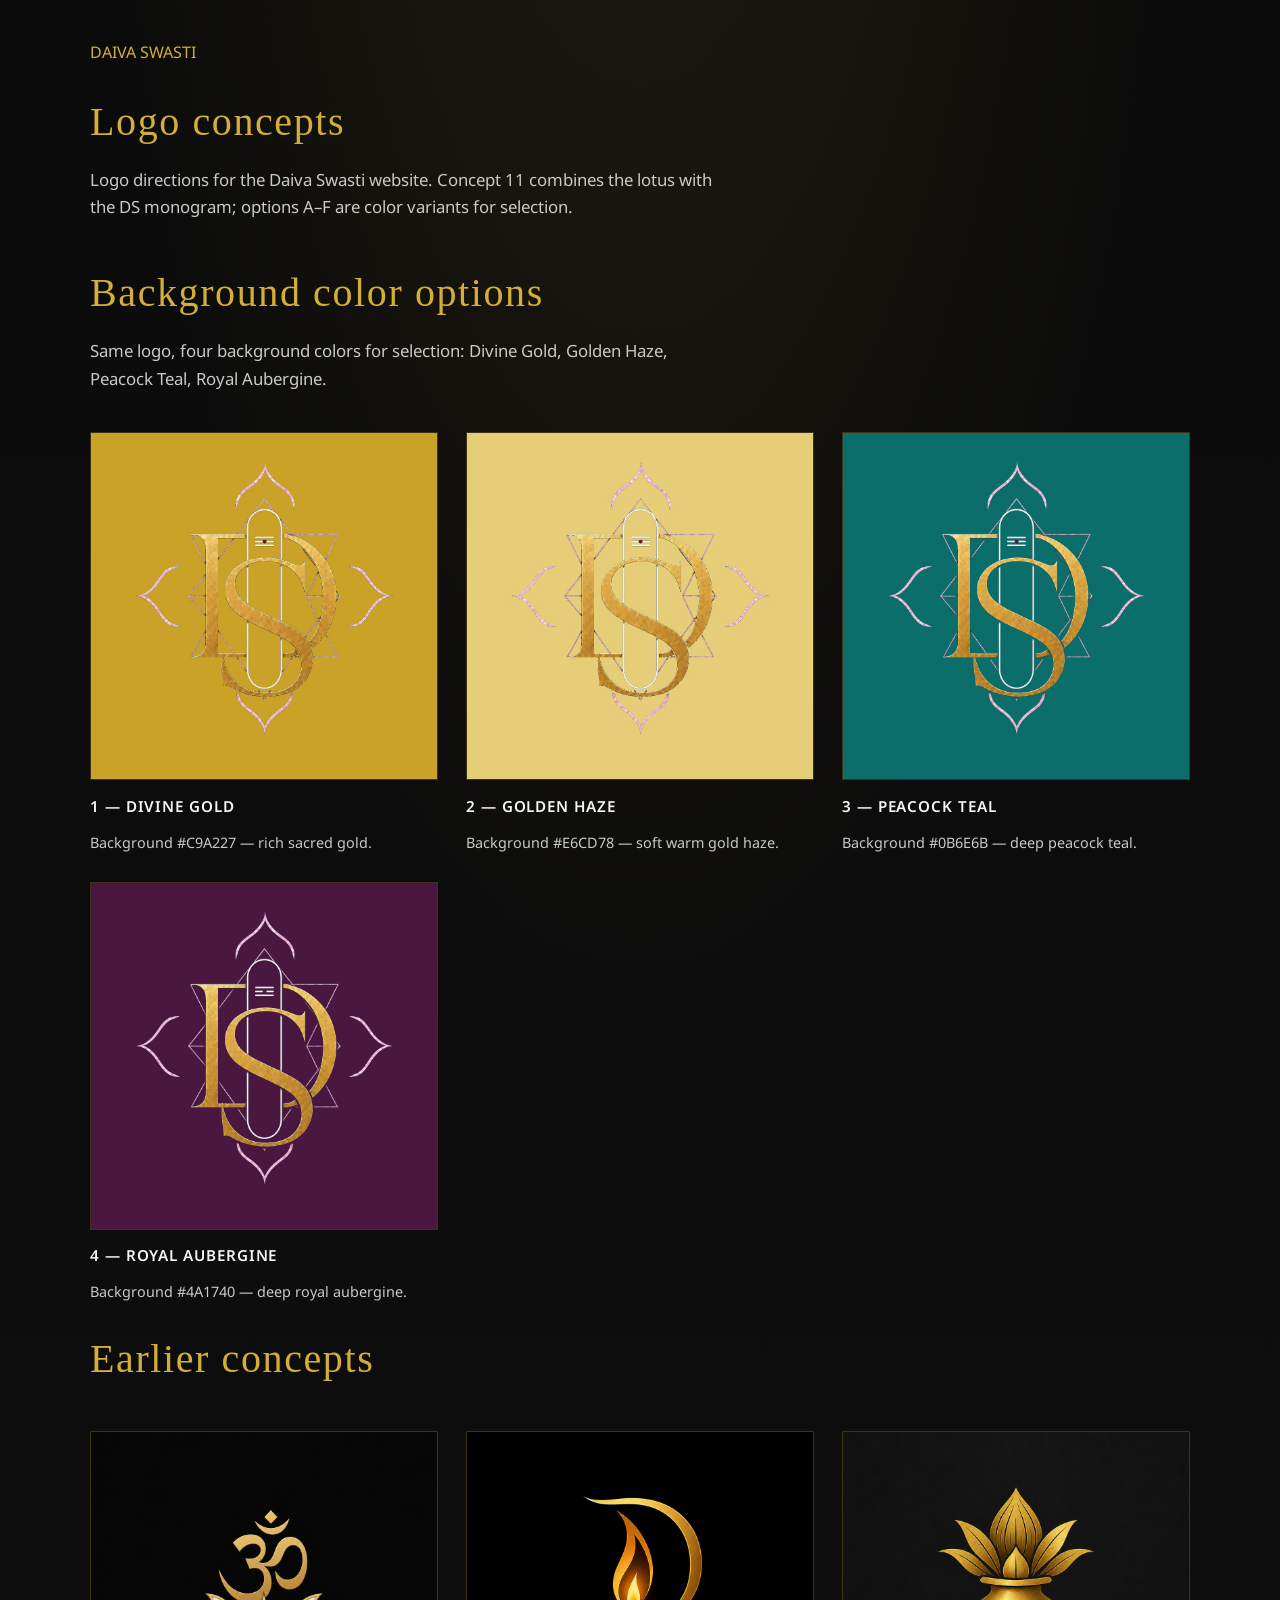
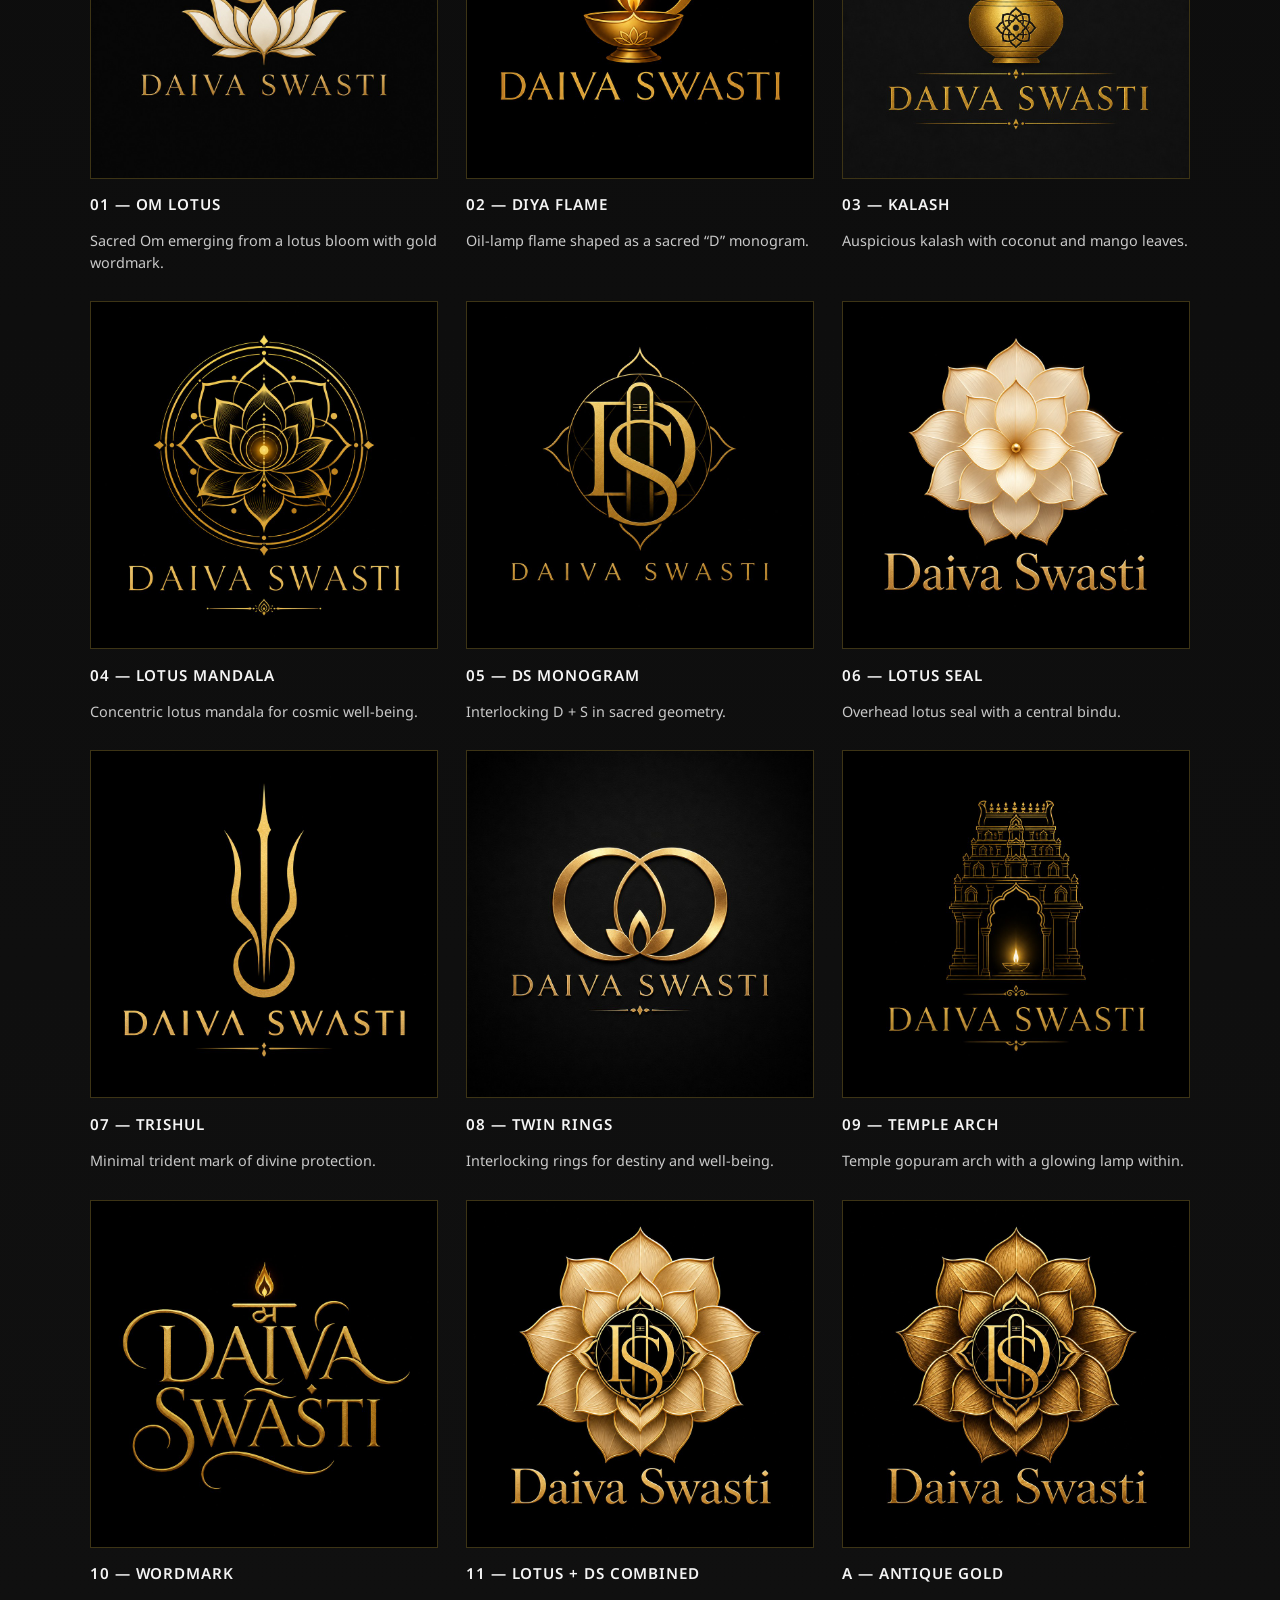
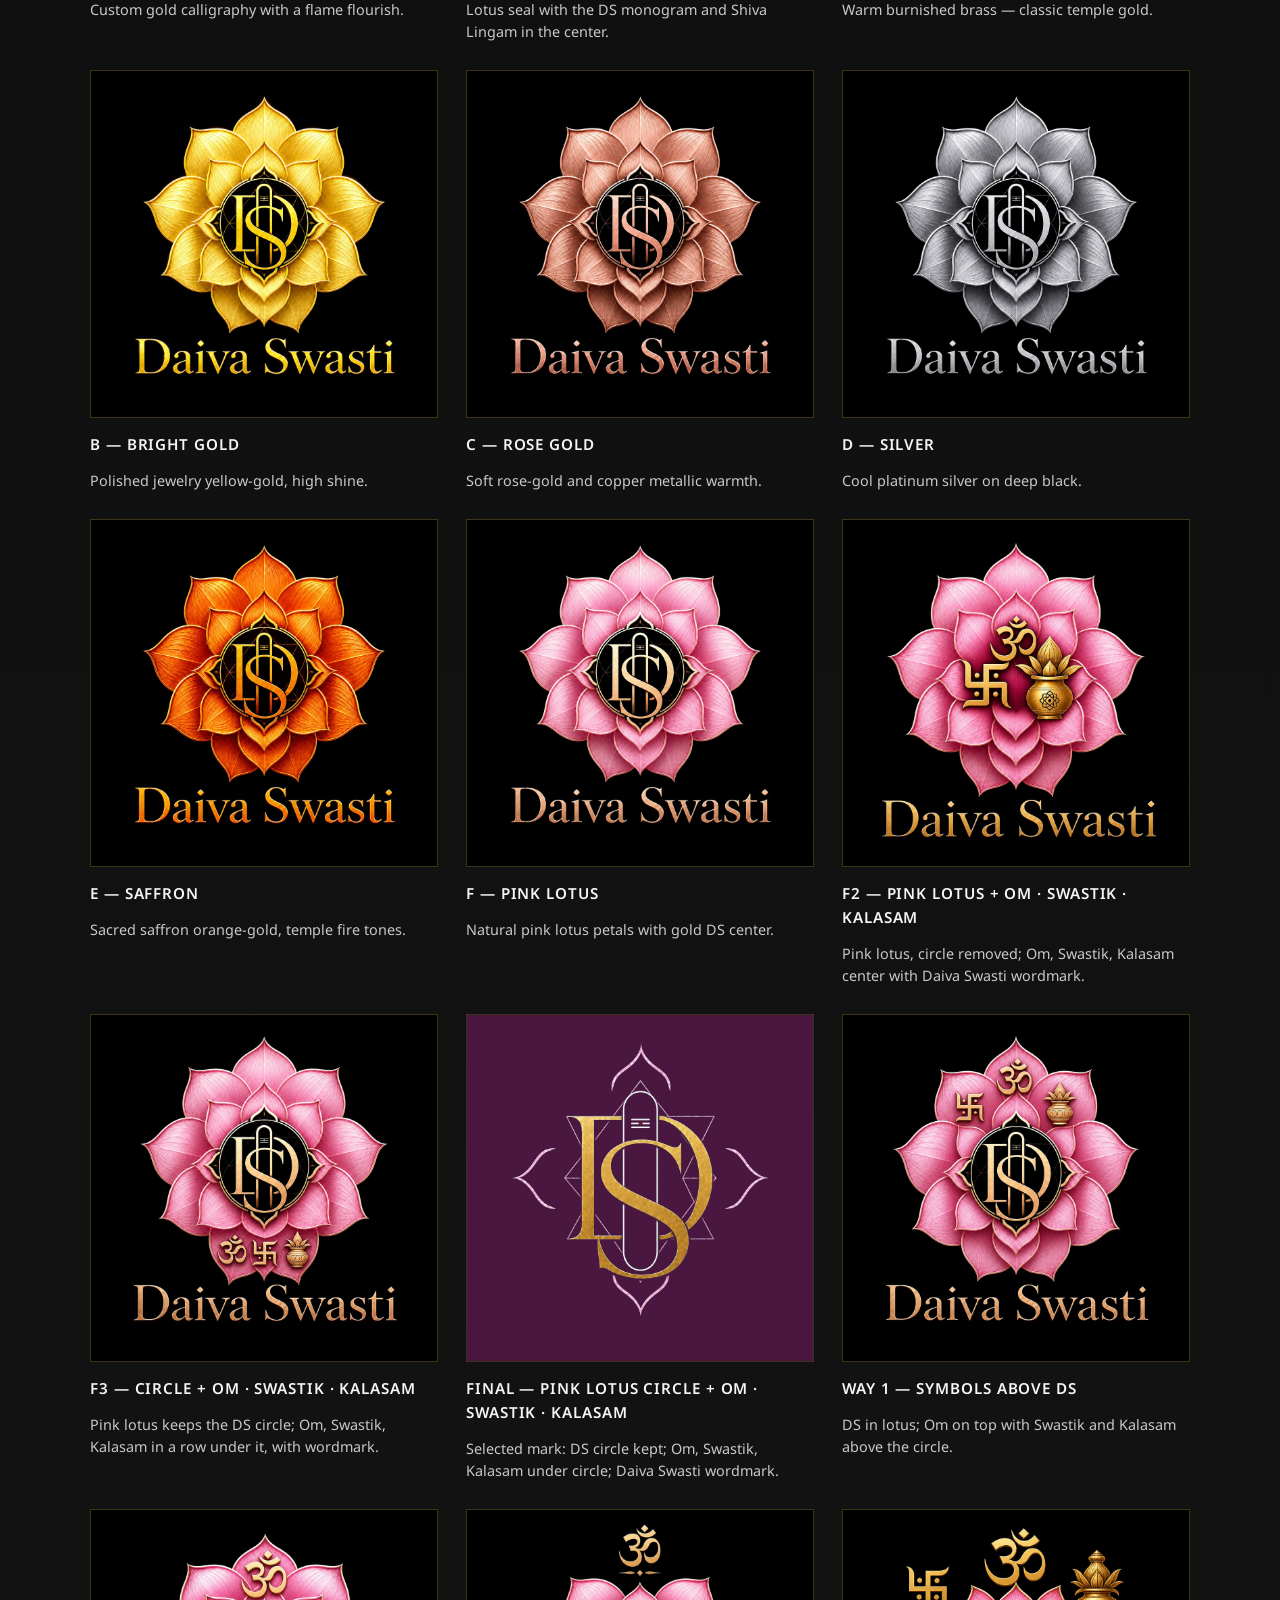
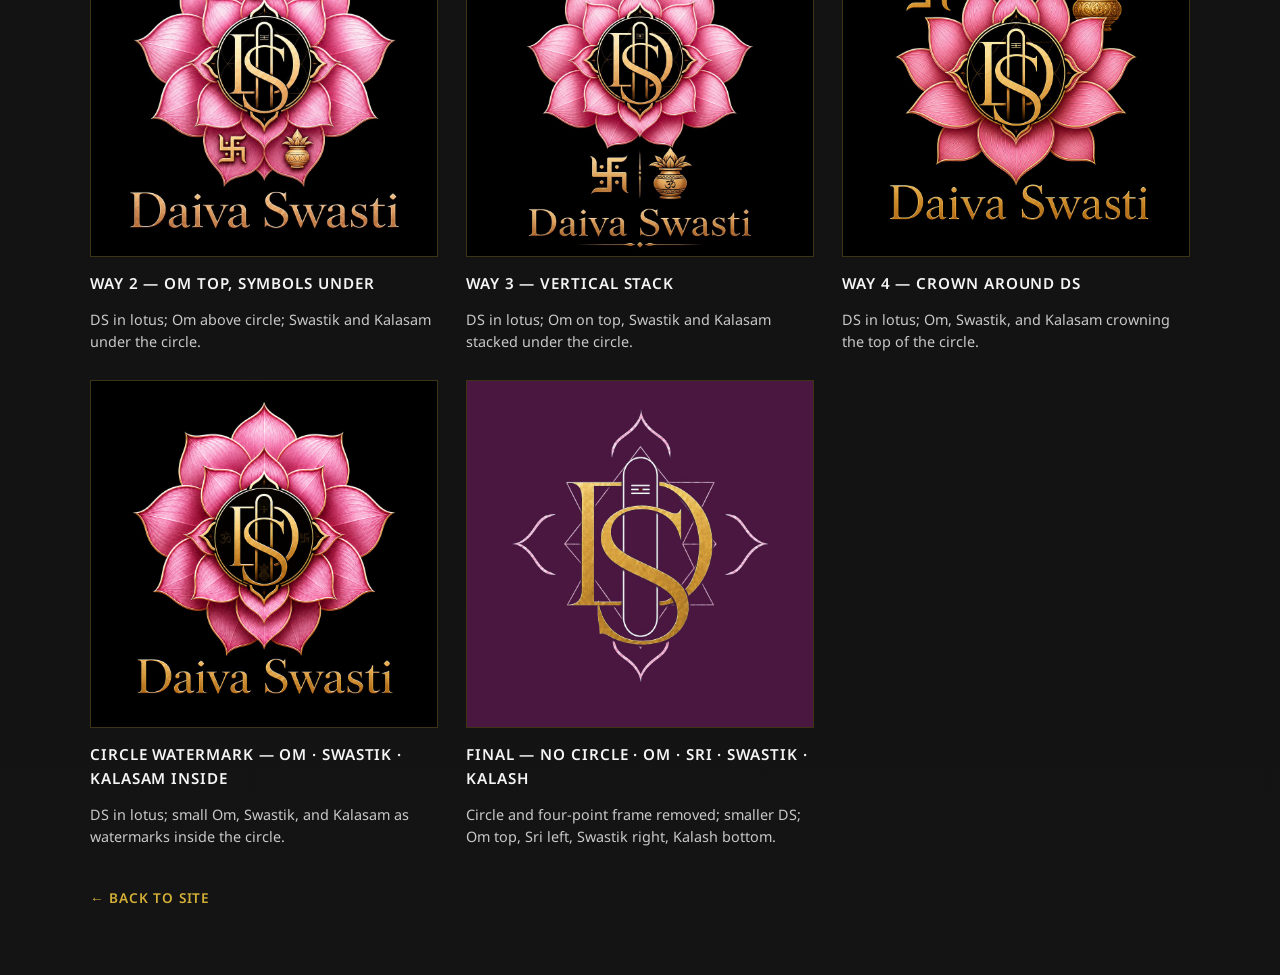
<file: logos.html>
<!DOCTYPE html>
<html lang="en">
  <head>
    <meta charset="UTF-8" />
    <meta name="viewport" content="width=device-width, initial-scale=1.0" />
    <meta name="description" content="Daiva Swasti — logo concepts for review." />
    <title>Daiva Swasti — Logo Concepts</title>
    <link rel="preconnect" href="https://fonts.googleapis.com" />
    <link rel="preconnect" href="https://fonts.gstatic.com" crossorigin />
    <link
      href="https://fonts.googleapis.com/css2?family=Noto+Sans:wght@400;500;600;700&display=swap"
      rel="stylesheet"
    />
    <link rel="stylesheet" href="styles.css?v=40" />
    <style>
      .logo-page {
        min-height: 100vh;
        background:
          radial-gradient(ellipse 80% 50% at 50% -10%, rgba(212, 175, 55, 0.12), transparent 55%),
          linear-gradient(180deg, #0b0b0b 0%, #141414 100%);
        color: #f5f5f5;
        padding: 2.5rem 0 4rem;
      }

      .logo-page .brand {
        color: #d4af37;
      }

      .logo-page .brand:hover {
        color: #f0d878;
      }

      .logo-intro {
        max-width: 40rem;
        margin: 1.5rem 0 2.5rem;
      }

      .logo-intro h1 {
        margin: 0 0 0.75rem;
        font-family: Georgia, "Times New Roman", serif;
        font-weight: 400;
        font-size: clamp(1.75rem, 4vw, 2.5rem);
        letter-spacing: 0.04em;
        color: #d4af37;
      }

      .logo-intro p {
        margin: 0;
        color: #c9c9c9;
        font-size: 1.05rem;
        line-height: 1.65;
      }

      .logo-grid {
        display: grid;
        grid-template-columns: repeat(auto-fill, minmax(280px, 1fr));
        gap: 1.75rem;
      }

      .logo-item {
        display: flex;
        flex-direction: column;
        gap: 0.85rem;
      }

      .logo-item figure {
        margin: 0;
        aspect-ratio: 1;
        overflow: hidden;
        background: #0b0b0b;
        border: 1px solid rgba(212, 175, 55, 0.25);
      }

      .logo-item img {
        width: 100%;
        height: 100%;
        object-fit: cover;
      }

      .logo-item h2 {
        margin: 0;
        font-size: 0.95rem;
        font-weight: 600;
        letter-spacing: 0.06em;
        text-transform: uppercase;
        color: #f5f5f5;
      }

      .logo-item p {
        margin: 0;
        font-size: 0.9rem;
        color: #c9c9c9;
        line-height: 1.5;
      }

      .logo-back {
        display: inline-block;
        margin-top: 2.5rem;
        color: #d4af37;
        letter-spacing: 0.06em;
        text-transform: uppercase;
        font-size: 0.85rem;
        font-weight: 600;
      }

      .logo-back:hover {
        color: #f0d878;
      }
    </style>
  </head>
  <body>
    <main class="logo-page">
      <div class="container">
        <a class="brand" href="index.html">DAIVA SWASTI</a>
        <div class="logo-intro">
          <h1>Logo concepts</h1>
          <p>
            Logo directions for the Daiva Swasti website. Concept 11 combines the lotus
            with the DS monogram; options A–F are color variants for selection.
          </p>
        </div>

        <div class="logo-intro">
          <h1>Background color options</h1>
          <p>
            Same logo, four background colors for selection:
            Divine Gold, Golden Haze, Peacock Teal, Royal Aubergine.
          </p>
        </div>

        <div class="logo-grid">
          <article class="logo-item">
            <figure>
              <img
                src="assets/logos/daiva-swasti-logo-bg-divine-gold.jpg"
                alt="Daiva Swasti logo on Divine Gold background"
                width="1024"
                height="1024"
              />
            </figure>
            <h2>1 — Divine Gold</h2>
            <p>Background #C9A227 — rich sacred gold.</p>
          </article>

          <article class="logo-item">
            <figure>
              <img
                src="assets/logos/daiva-swasti-logo-bg-golden-haze.jpg"
                alt="Daiva Swasti logo on Golden Haze background"
                width="1024"
                height="1024"
              />
            </figure>
            <h2>2 — Golden Haze</h2>
            <p>Background #E6CD78 — soft warm gold haze.</p>
          </article>

          <article class="logo-item">
            <figure>
              <img
                src="assets/logos/daiva-swasti-logo-bg-peacock-teal.jpg"
                alt="Daiva Swasti logo on Peacock Teal background"
                width="1024"
                height="1024"
              />
            </figure>
            <h2>3 — Peacock Teal</h2>
            <p>Background #0B6E6B — deep peacock teal.</p>
          </article>

          <article class="logo-item">
            <figure>
              <img
                src="assets/logos/daiva-swasti-logo-bg-royal-aubergine.jpg"
                alt="Daiva Swasti logo on Royal Aubergine background"
                width="1024"
                height="1024"
              />
            </figure>
            <h2>4 — Royal Aubergine</h2>
            <p>Background #4A1740 — deep royal aubergine.</p>
          </article>
        </div>

        <div class="logo-intro">
          <h1>Earlier concepts</h1>
        </div>

        <div class="logo-grid">
          <article class="logo-item">
            <figure>
              <img
                src="assets/logos/daiva-swasti-logo-01-om-lotus.jpg"
                alt="Daiva Swasti logo concept 1: Om rising from a lotus"
                width="1024"
                height="1024"
              />
            </figure>
            <h2>01 — Om Lotus</h2>
            <p>Sacred Om emerging from a lotus bloom with gold wordmark.</p>
          </article>

          <article class="logo-item">
            <figure>
              <img
                src="assets/logos/daiva-swasti-logo-02-diya-flame.jpg"
                alt="Daiva Swasti logo concept 2: Diya flame forming a D"
                width="1024"
                height="1024"
              />
            </figure>
            <h2>02 — Diya Flame</h2>
            <p>Oil-lamp flame shaped as a sacred “D” monogram.</p>
          </article>

          <article class="logo-item">
            <figure>
              <img
                src="assets/logos/daiva-swasti-logo-03-kalash.jpg"
                alt="Daiva Swasti logo concept 3: Golden kalash"
                width="1024"
                height="1024"
              />
            </figure>
            <h2>03 — Kalash</h2>
            <p>Auspicious kalash with coconut and mango leaves.</p>
          </article>

          <article class="logo-item">
            <figure>
              <img
                src="assets/logos/daiva-swasti-logo-04-lotus-mandala.jpg"
                alt="Daiva Swasti logo concept 4: Lotus mandala"
                width="1024"
                height="1024"
              />
            </figure>
            <h2>04 — Lotus Mandala</h2>
            <p>Concentric lotus mandala for cosmic well-being.</p>
          </article>

          <article class="logo-item">
            <figure>
              <img
                src="assets/logos/daiva-swasti-logo-05-ds-monogram.jpg"
                alt="Daiva Swasti logo concept 5: D and S sacred monogram"
                width="1024"
                height="1024"
              />
            </figure>
            <h2>05 — DS Monogram</h2>
            <p>Interlocking D + S in sacred geometry.</p>
          </article>

          <article class="logo-item">
            <figure>
              <img
                src="assets/logos/daiva-swasti-logo-06-lotus-seal.jpg"
                alt="Daiva Swasti logo concept 6: Overhead lotus seal"
                width="1024"
                height="1024"
              />
            </figure>
            <h2>06 — Lotus Seal</h2>
            <p>Overhead lotus seal with a central bindu.</p>
          </article>

          <article class="logo-item">
            <figure>
              <img
                src="assets/logos/daiva-swasti-logo-07-trishul.jpg"
                alt="Daiva Swasti logo concept 7: Minimal trishul"
                width="1024"
                height="1024"
              />
            </figure>
            <h2>07 — Trishul</h2>
            <p>Minimal trident mark of divine protection.</p>
          </article>

          <article class="logo-item">
            <figure>
              <img
                src="assets/logos/daiva-swasti-logo-08-twin-rings.jpg"
                alt="Daiva Swasti logo concept 8: Twin interlocking rings"
                width="1024"
                height="1024"
              />
            </figure>
            <h2>08 — Twin Rings</h2>
            <p>Interlocking rings for destiny and well-being.</p>
          </article>

          <article class="logo-item">
            <figure>
              <img
                src="assets/logos/daiva-swasti-logo-09-temple-arch.jpg"
                alt="Daiva Swasti logo concept 9: Temple arch with lamp"
                width="1024"
                height="1024"
              />
            </figure>
            <h2>09 — Temple Arch</h2>
            <p>Temple gopuram arch with a glowing lamp within.</p>
          </article>

          <article class="logo-item">
            <figure>
              <img
                src="assets/logos/daiva-swasti-logo-10-wordmark.jpg"
                alt="Daiva Swasti logo concept 10: Calligraphic wordmark"
                width="1024"
                height="1024"
              />
            </figure>
            <h2>10 — Wordmark</h2>
            <p>Custom gold calligraphy with a flame flourish.</p>
          </article>

          <article class="logo-item">
            <figure>
              <img
                src="assets/logos/daiva-swasti-logo-11-lotus-ds-combined.jpg"
                alt="Daiva Swasti logo: Lotus seal with DS monogram centered"
                width="1024"
                height="1024"
              />
            </figure>
            <h2>11 — Lotus + DS Combined</h2>
            <p>Lotus seal with the DS monogram and Shiva Lingam in the center.</p>
          </article>

          <article class="logo-item">
            <figure>
              <img
                src="assets/logos/daiva-swasti-logo-11a-antique-gold.jpg"
                alt="Daiva Swasti logo color A: Antique gold"
                width="1024"
                height="1024"
              />
            </figure>
            <h2>A — Antique Gold</h2>
            <p>Warm burnished brass — classic temple gold.</p>
          </article>

          <article class="logo-item">
            <figure>
              <img
                src="assets/logos/daiva-swasti-logo-11b-bright-gold.jpg"
                alt="Daiva Swasti logo color B: Bright gold"
                width="1024"
                height="1024"
              />
            </figure>
            <h2>B — Bright Gold</h2>
            <p>Polished jewelry yellow-gold, high shine.</p>
          </article>

          <article class="logo-item">
            <figure>
              <img
                src="assets/logos/daiva-swasti-logo-11c-rose-gold.jpg"
                alt="Daiva Swasti logo color C: Rose gold"
                width="1024"
                height="1024"
              />
            </figure>
            <h2>C — Rose Gold</h2>
            <p>Soft rose-gold and copper metallic warmth.</p>
          </article>

          <article class="logo-item">
            <figure>
              <img
                src="assets/logos/daiva-swasti-logo-11d-silver.jpg"
                alt="Daiva Swasti logo color D: Silver"
                width="1024"
                height="1024"
              />
            </figure>
            <h2>D — Silver</h2>
            <p>Cool platinum silver on deep black.</p>
          </article>

          <article class="logo-item">
            <figure>
              <img
                src="assets/logos/daiva-swasti-logo-11e-saffron.jpg"
                alt="Daiva Swasti logo color E: Saffron gold"
                width="1024"
                height="1024"
              />
            </figure>
            <h2>E — Saffron</h2>
            <p>Sacred saffron orange-gold, temple fire tones.</p>
          </article>

          <article class="logo-item">
            <figure>
              <img
                src="assets/logos/daiva-swasti-logo-11f-pink-lotus.jpg"
                alt="Daiva Swasti logo color F: Natural pink lotus"
                width="1024"
                height="1024"
              />
            </figure>
            <h2>F — Pink Lotus</h2>
            <p>Natural pink lotus petals with gold DS center.</p>
          </article>

          <article class="logo-item">
            <figure>
              <img
                src="assets/logos/daiva-swasti-logo-11f2-pink-om-swastik-kalash-wordmark.jpg"
                alt="Daiva Swasti pink lotus with Om, Swastik, Kalasam and wordmark"
                width="1024"
                height="1024"
              />
            </figure>
            <h2>F2 — Pink Lotus + Om · Swastik · Kalasam</h2>
            <p>Pink lotus, circle removed; Om, Swastik, Kalasam center with Daiva Swasti wordmark.</p>
          </article>

          <article class="logo-item">
            <figure>
              <img
                src="assets/logos/daiva-swasti-logo-11f3-circle-om-swastik-kalash-wordmark.jpg"
                alt="Daiva Swasti pink lotus with DS circle and Om Swastik Kalasam under it"
                width="1024"
                height="1024"
              />
            </figure>
            <h2>F3 — Circle + Om · Swastik · Kalasam</h2>
            <p>Pink lotus keeps the DS circle; Om, Swastik, Kalasam in a row under it, with wordmark.</p>
          </article>

          <article class="logo-item">
            <figure>
              <img
                src="assets/logos/daiva-swasti-logo-final.jpg"
                alt="Daiva Swasti final logo: pink lotus DS circle with Om Swastik Kalasam and wordmark"
                width="1024"
                height="1024"
              />
            </figure>
            <h2>Final — Pink Lotus Circle + Om · Swastik · Kalasam</h2>
            <p>Selected mark: DS circle kept; Om, Swastik, Kalasam under circle; Daiva Swasti wordmark.</p>
          </article>

          <article class="logo-item">
            <figure>
              <img
                src="assets/logos/daiva-swasti-logo-v1-om-top-swastik-kalash.jpg"
                alt="Daiva Swasti logo way 1: Om top with Swastik and Kalasam above DS in lotus"
                width="1024"
                height="1024"
              />
            </figure>
            <h2>Way 1 — Symbols above DS</h2>
            <p>DS in lotus; Om on top with Swastik and Kalasam above the circle.</p>
          </article>

          <article class="logo-item">
            <figure>
              <img
                src="assets/logos/daiva-swasti-logo-v2-om-top-symbols-under.jpg"
                alt="Daiva Swasti logo way 2: Om above DS, Swastik and Kalasam under circle"
                width="1024"
                height="1024"
              />
            </figure>
            <h2>Way 2 — Om top, symbols under</h2>
            <p>DS in lotus; Om above circle; Swastik and Kalasam under the circle.</p>
          </article>

          <article class="logo-item">
            <figure>
              <img
                src="assets/logos/daiva-swasti-logo-v3-vertical-stack.jpg"
                alt="Daiva Swasti logo way 3: vertical Om, DS, Swastik and Kalasam stack"
                width="1024"
                height="1024"
              />
            </figure>
            <h2>Way 3 — Vertical stack</h2>
            <p>DS in lotus; Om on top, Swastik and Kalasam stacked under the circle.</p>
          </article>

          <article class="logo-item">
            <figure>
              <img
                src="assets/logos/daiva-swasti-logo-v4-crown-symbols.jpg"
                alt="Daiva Swasti logo way 4: Om Swastik Kalasam crowning DS in lotus"
                width="1024"
                height="1024"
              />
            </figure>
            <h2>Way 4 — Crown around DS</h2>
            <p>DS in lotus; Om, Swastik, and Kalasam crowning the top of the circle.</p>
          </article>

          <article class="logo-item">
            <figure>
              <img
                src="assets/logos/daiva-swasti-logo-circle-watermark-symbols-v2.jpg"
                alt="Daiva Swasti logo with Om Swastik Kalasam as watermarks inside DS circle"
                width="1024"
                height="1024"
              />
            </figure>
            <h2>Circle Watermark — Om · Swastik · Kalasam inside</h2>
            <p>DS in lotus; small Om, Swastik, and Kalasam as watermarks inside the circle.</p>
          </article>

          <article class="logo-item">
            <figure>
              <img
                src="assets/logos/daiva-swasti-logo-final.jpg"
                alt="Daiva Swasti final logo: smaller DS, Om top, Sri left, Swastik right, Kalash bottom"
                width="1024"
                height="1024"
              />
            </figure>
            <h2>Final — No circle · Om · Sri · Swastik · Kalash</h2>
            <p>Circle and four-point frame removed; smaller DS; Om top, Sri left, Swastik right, Kalash bottom.</p>
          </article>
        </div>

        <a class="logo-back" href="index.html">← Back to site</a>
      </div>
    </main>
  </body>
</html>
</file>
<file: styles.css>
:root {
  --bg: #0b0b0b;
  --bg-soft: #141414;
  --text: #f5f5f5;
  --muted: #c9c9c9;
  --gold: #d4af37;
  --navy: #4a1740;
  --navy-ui: #4a1740;
  --navy-hover: #6b2a5c;
  --border: rgba(255, 255, 255, 0.85);
  --max: 1100px;
  --card-inset: 1.25rem;
  --om-slot: 1.65rem;
  --om-item-gap: 0.75rem;
}

*,
*::before,
*::after {
  box-sizing: border-box;
}

html {
  scroll-behavior: smooth;
}

body {
  margin: 0;
  font-family: "Noto Sans", Georgia, "Times New Roman", Times, serif;
  color: var(--text);
  background: var(--bg);
  line-height: 1.6;
}

body[data-lang="hi"] {
  font-family: "Noto Sans Devanagari", "Noto Sans", Georgia, serif;
}

body[data-lang="ta"] {
  font-family: "Noto Sans Tamil", "Noto Sans", Georgia, serif;
}

body[data-lang="te"] {
  font-family: "Noto Sans Telugu", "Noto Sans", Georgia, serif;
}

body[data-lang="kn"] {
  font-family: "Noto Sans Kannada", "Noto Sans", Georgia, serif;
}

body[data-lang="ml"] {
  font-family: "Noto Sans Malayalam", "Noto Sans", Georgia, serif;
}

img {
  max-width: 100%;
  display: block;
}

a {
  color: inherit;
  text-decoration: none;
}

a:hover {
  color: var(--gold);
}

.container {
  width: min(100% - 2rem, var(--max));
  margin-inline: auto;
}

.narrow {
  width: min(100% - 2rem, 560px);
}

.sr-only {
  position: absolute;
  width: 1px;
  height: 1px;
  padding: 0;
  margin: -1px;
  overflow: hidden;
  clip: rect(0, 0, 0, 0);
  white-space: nowrap;
  border: 0;
}

.honey {
  position: absolute;
  left: -10000px;
  top: auto;
  width: 1px;
  height: 1px;
  overflow: hidden;
  opacity: 0;
  pointer-events: none;
}

.site-header {
  position: sticky;
  top: 0;
  z-index: 20;
  background: #f4f7fb;
  border-bottom: 1px solid rgba(15, 23, 42, 0.08);
}

#daiva,
#swasti,
#daiva-swasti,
#offerings,
#contribute,
#contact,
[id^="offer-"] {
  scroll-margin-top: 8.5rem;
}

.header-inner {
  display: flex;
  align-items: center;
  justify-content: space-between;
  gap: 1rem 1.25rem;
  min-height: 128px;
  padding-block: 0.7rem;
}

.header-actions {
  display: flex;
  align-items: center;
  justify-content: flex-end;
  flex-wrap: wrap;
  flex: 1;
  gap: 0.85rem 1.1rem;
  min-width: 0;
}

.menu-toggle {
  display: none;
  align-items: center;
  justify-content: center;
  width: 2.75rem;
  height: 2.75rem;
  margin-left: auto;
  padding: 0;
  border: 1px solid rgba(15, 23, 42, 0.14);
  border-radius: 10px;
  background: #fff;
  color: var(--navy);
  cursor: pointer;
  flex-shrink: 0;
}

.menu-toggle:focus-visible {
  outline: 2px solid #b45309;
  outline-offset: 2px;
}

.menu-toggle-bars,
.menu-toggle-bars::before,
.menu-toggle-bars::after {
  display: block;
  width: 1.15rem;
  height: 2px;
  border-radius: 999px;
  background: currentColor;
  transition: transform 0.25s ease, opacity 0.2s ease;
}

.menu-toggle-bars {
  position: relative;
}

.menu-toggle-bars::before,
.menu-toggle-bars::after {
  content: "";
  position: absolute;
  left: 0;
}

.menu-toggle-bars::before {
  top: -6px;
}

.menu-toggle-bars::after {
  top: 6px;
}

.menu-toggle[aria-expanded="true"] .menu-toggle-bars {
  background: transparent;
}

.menu-toggle[aria-expanded="true"] .menu-toggle-bars::before {
  top: 0;
  transform: rotate(45deg);
}

.menu-toggle[aria-expanded="true"] .menu-toggle-bars::after {
  top: 0;
  transform: rotate(-45deg);
}

.brand {
  display: inline-flex;
  align-items: center;
  flex-shrink: 0;
  color: var(--navy);
}

.brand:hover {
  color: #111827;
}

.brand-logo {
  width: 120px;
  height: 120px;
  object-fit: contain;
  border-radius: 18px;
  border: 1px solid rgba(15, 23, 42, 0.1);
  background: #fff;
  padding: 4px;
  box-shadow: 0 1px 3px rgba(15, 23, 42, 0.08);
}

.main-nav {
  display: flex;
  flex-wrap: wrap;
  align-items: center;
  justify-content: flex-end;
  gap: 0.85rem 1.1rem;
  font-family: "Noto Sans", Arial, Helvetica, sans-serif;
  font-size: 0.88rem;
  text-transform: uppercase;
  letter-spacing: 0.04em;
  min-width: 0;
}

body[data-lang="hi"] .main-nav,
body[data-lang="ta"] .main-nav,
body[data-lang="te"] .main-nav,
body[data-lang="kn"] .main-nav,
body[data-lang="ml"] .main-nav {
  text-transform: none;
  letter-spacing: 0;
}

.nav-dropdown {
  position: relative;
  z-index: 25;
}

.nav-dropdown-btn {
  display: inline-flex;
  align-items: center;
  gap: 0.35rem;
  padding: 0;
  border: 0;
  background: transparent;
  color: var(--navy);
  font: inherit;
  font-weight: 600;
  cursor: pointer;
}

.nav-dropdown-btn:hover {
  color: #b45309;
}

.nav-dropdown-btn:focus-visible {
  outline: 2px solid #b45309;
  outline-offset: 3px;
  border-radius: 4px;
}

.nav-chevron {
  flex-shrink: 0;
  color: currentColor;
  transition: transform 0.2s ease;
}

.nav-dropdown.is-open .nav-chevron {
  transform: rotate(180deg);
}

.nav-dropdown-menu {
  position: absolute;
  top: calc(100% + 0.55rem);
  left: 0;
  min-width: 12.5rem;
  margin: 0;
  padding: 0.35rem 0;
  list-style: none;
  background: #fff;
  border: 1px solid rgba(15, 23, 42, 0.12);
  border-radius: 10px;
  box-shadow: 0 12px 28px rgba(15, 23, 42, 0.12);
  overflow: hidden;
}

.nav-dropdown-menu--wide {
  min-width: 16.5rem;
}

.nav-dropdown-menu[hidden] {
  display: none;
}

.nav-dropdown-menu a {
  display: block;
  padding: 0.7rem 1rem;
  color: var(--navy);
  font-weight: 500;
  white-space: nowrap;
}

.nav-dropdown-menu a:hover {
  background: #f3f4f6;
  color: #b45309;
}

.lang-switcher {
  position: relative;
  z-index: 30;
}

.lang-btn {
  display: inline-flex;
  align-items: center;
  gap: 0.45rem;
  min-width: 7rem;
  max-width: 12rem;
  padding: 0.45rem 0.75rem;
  border: 1px solid rgba(0, 21, 52, 0.22);
  border-radius: 8px;
  background: #fff;
  color: var(--navy);
  font-family: "Noto Sans", "Noto Sans Devanagari", "Noto Sans Tamil",
    "Noto Sans Telugu", "Noto Sans Kannada", "Noto Sans Malayalam", Arial,
    Helvetica, sans-serif;
  font-size: 0.9rem;
  font-weight: 500;
  cursor: pointer;
}

.lang-current {
  overflow: hidden;
  text-overflow: ellipsis;
  white-space: nowrap;
}

.lang-btn:hover {
  border-color: rgba(15, 23, 42, 0.32);
}

.lang-btn:focus-visible {
  outline: 2px solid #b45309;
  outline-offset: 2px;
}

.lang-chevron {
  flex-shrink: 0;
  color: var(--navy);
  transition: transform 0.2s ease;
}

.lang-switcher.is-open .lang-chevron {
  transform: rotate(180deg);
}

.lang-menu {
  position: absolute;
  top: calc(100% + 0.35rem);
  right: 0;
  min-width: max(100%, 13.5rem);
  margin: 0;
  padding: 0;
  list-style: none;
  background: #fff;
  border: 1px solid rgba(15, 23, 42, 0.14);
  border-radius: 8px;
  box-shadow: 0 10px 28px rgba(15, 23, 42, 0.12);
  overflow: hidden;
}

.lang-menu[hidden] {
  display: none;
}

.lang-menu li {
  padding: 0.7rem 0.9rem;
  border-bottom: 1px solid rgba(15, 23, 42, 0.08);
  color: #374151;
  font-family: "Noto Sans", "Noto Sans Devanagari", "Noto Sans Tamil",
    "Noto Sans Telugu", "Noto Sans Kannada", "Noto Sans Malayalam", Arial,
    Helvetica, sans-serif;
  font-size: 0.95rem;
  cursor: pointer;
  white-space: nowrap;
}

.lang-menu li:last-child {
  border-bottom: 0;
}

.lang-menu li:hover,
.lang-menu li:focus-visible {
  background: #f3f4f6;
  outline: none;
}

.lang-menu li.is-active {
  color: #111827;
  font-weight: 600;
  background: #f9fafb;
}

.main-nav a {
  color: var(--navy);
  font-weight: 500;
}

.main-nav a:hover {
  color: #b45309;
}

.pay-nav-btn,
.talk-btn {
  display: inline-flex;
  align-items: center;
  justify-content: center;
  padding: 0.55rem 1.1rem;
  border-radius: 8px;
  font-weight: 700 !important;
}

.pay-nav-btn {
  background: #d4af37;
  color: #2a1a08 !important;
}

.pay-nav-btn:hover {
  background: #e3c35a;
  color: #2a1a08 !important;
}

.talk-btn {
  background: var(--navy-ui);
  color: #fff !important;
  font-weight: 600 !important;
}

.talk-btn:hover {
  background: var(--navy-hover);
  color: #fff !important;
}

.pay-entry {
  background: #fff;
  color: #1a1a1a;
  border-bottom: 1px solid rgba(74, 23, 64, 0.1);
  padding: 1rem 0;
}

.pay-entry-inner {
  display: flex;
  flex-wrap: wrap;
  align-items: center;
  gap: 0.75rem 1rem;
}

.pay-entry-lead {
  margin: 0;
  font-family: Arial, Helvetica, sans-serif;
  font-size: 0.78rem;
  font-weight: 700;
  letter-spacing: 0.08em;
  text-transform: uppercase;
  color: #4a1740;
}

.pay-entry-option {
  display: flex;
  flex-direction: column;
  gap: 0.1rem;
  flex: 1 1 220px;
  padding: 0.75rem 1rem;
  border-radius: 12px;
  border: 1px solid rgba(74, 23, 64, 0.18);
  background: #fbf7f2;
  color: #1a1a1a !important;
  text-decoration: none;
}

.pay-entry-option strong {
  color: #4a1740;
  font-size: 1.02rem;
}

.pay-entry-option span {
  color: #57534e;
  font-size: 0.86rem;
}

.pay-entry-option:hover {
  border-color: #4a1740;
  background: #fff;
  color: #1a1a1a !important;
}

.pay-entry-option:hover strong {
  color: #4a1740;
}

.pay-entry-option:hover span {
  color: #57534e;
}

.hero {
  position: relative;
  overflow: hidden;
  background: #000;
}

.hero-image {
  width: 100%;
  height: min(72vh, 720px);
  object-fit: cover;
  object-position: center center;
  display: block;
}

.hero-caption {
  display: flex;
  flex-direction: column;
  align-items: center;
  justify-content: center;
  text-align: center;
  padding: 1.75rem 1.25rem 2.25rem;
  background: linear-gradient(
    to bottom,
    #0a0a0a,
    #050505
  );
}

.hero-kicker {
  margin: 0 0 0.65rem;
  font-family: Arial, Helvetica, sans-serif;
  font-size: clamp(1.8rem, 5vw, 3.2rem);
  letter-spacing: 0.14em;
  font-weight: 700;
  color: #fff;
}

.hero-title {
  margin: 0;
  font-size: clamp(0.95rem, 2vw, 1.25rem);
  font-weight: 400;
  letter-spacing: 0.02em;
  color: rgba(255, 255, 255, 0.92);
}

.section {
  padding: 4.5rem 0;
}

.intro-band {
  background: #fff;
  color: #1a1a1a;
  padding: 2.75rem 0 2.25rem;
  border-bottom: 1px solid rgba(15, 23, 42, 0.08);
}

.intro-band h2 {
  margin: 0 0 0.75rem;
  font-family: Arial, Helvetica, sans-serif;
  font-size: clamp(1.55rem, 3.5vw, 2.15rem);
  line-height: 1.25;
  color: #171717;
  max-width: 22ch;
}

.intro-band p {
  margin: 0;
  color: #5f6368;
  font-size: 1.05rem;
  max-width: 52ch;
}

.light-section {
  background: #ffffff;
  color: #1a1a1a;
}

.soft-section {
  background: #f5f3ef;
  color: #1a1a1a;
}

.panel-header {
  max-width: 40rem;
  margin-bottom: 2rem;
}

.panel-eyebrow {
  margin: 0 0 0.55rem;
  font-family: Arial, Helvetica, sans-serif;
  font-size: 0.78rem;
  letter-spacing: 0.14em;
  text-transform: uppercase;
  font-weight: 700;
  color: #b45309;
}

.panel-title {
  margin: 0 0 0.75rem;
  font-family: Arial, Helvetica, sans-serif;
  font-size: clamp(1.55rem, 3.5vw, 2.1rem);
  line-height: 1.2;
  font-weight: 700;
  color: #171717;
}

.panel-intro {
  margin: 0;
  color: #5f6368;
  font-size: 1.02rem;
  line-height: 1.65;
}

#offerings .offerings-header {
  max-width: none;
}

#offerings .offerings-intro {
  position: relative;
  margin: 0.85rem 0 0;
  padding-left: var(--om-slot);
  max-width: 42rem;
}

#offerings .offerings-intro::before {
  content: "ॐ";
  position: absolute;
  left: 0;
  top: 0.05em;
  color: #9a3412;
  font-weight: 600;
  font-size: 1em;
  line-height: inherit;
}

#offerings .offerings-title {
  margin: 0;
  white-space: nowrap;
  font-size: clamp(1.15rem, 2.6vw, 2.1rem);
}

.section-media {
  margin: 0 0 1.75rem;
  border-radius: 16px;
  overflow: hidden;
  box-shadow: 0 12px 30px rgba(23, 23, 23, 0.08);
}

.section-media img {
  width: 100%;
  height: min(42vh, 420px);
  object-fit: cover;
  object-position: center;
}

.panel-image {
  width: 100%;
  height: 220px;
  object-fit: cover;
  object-position: center;
  border-radius: 12px;
  margin-bottom: 1rem;
}

.feature-strip,
.split-panels,
.offer-grid {
  display: grid;
  gap: 1.1rem;
}

.feature-strip,
.split-panels {
  grid-template-columns: repeat(2, minmax(0, 1fr));
}

.feature-strip {
  grid-template-columns: repeat(3, minmax(0, 1fr));
}

.offer-grid {
  grid-template-columns: repeat(3, minmax(0, 1fr));
}

.offer-card--wide {
  grid-column: 1 / -1;
}

.offer-list {
  margin: 0.35rem 0 0;
  padding-left: 0;
  list-style: none;
  color: #4b5563;
  font-size: 0.98rem;
  line-height: 1.65;
}

.offer-list li {
  position: relative;
  padding-left: var(--om-slot);
}

.offer-list li::before {
  content: "ॐ";
  position: absolute;
  left: 0;
  top: 0.05em;
  color: #9a3412;
  font-weight: 600;
  font-size: 1em;
  line-height: inherit;
}

.offer-list li + li {
  margin-top: var(--om-item-gap);
}

.ksact-card {
  max-width: none;
  width: 100%;
}

.ksact-card h3 {
  font-size: clamp(1.35rem, 2.8vw, 1.85rem);
  line-height: 1.25;
  color: #171717;
}

#ksact .ksact-card > .offer-tag {
  margin-bottom: 0.85rem !important;
}

#daiva-swasti .ds-intro-card > .offer-tag {
  margin-bottom: 0.85rem !important;
}

.ksact-lead {
  margin: 0 0 0.95rem !important;
  color: #4b5563 !important;
  font-size: 1.02rem !important;
  line-height: 1.65 !important;
  max-width: none;
}

/* Featured Om lists: same left edge as tags/headings, clear hanging indent */
.om-align-list,
#daiva-swasti .ds-offer-list {
  margin: 0;
  padding-left: 0;
  max-width: none;
  width: 100%;
  font-size: 1.02rem;
  line-height: 1.65;
  color: #4b5563;
}

.om-align-list li,
#daiva-swasti .ds-offer-list li {
  max-width: none;
  padding-left: var(--om-slot);
}

.om-align-list li + li,
#daiva-swasti .ds-offer-list li + li {
  margin-top: 0.85rem;
}

.ksact-motto-item {
  font-weight: 600;
  color: #1a1a1a;
}

.we-intro-card {
  margin-bottom: 1.1rem;
  text-align: center;
}

.we-intro-card > .offer-tag {
  margin: 0 auto 0.95rem !important;
  padding: 0.4rem 1.05rem;
  font-size: 1.44rem !important;
  letter-spacing: 0.06em;
  line-height: 1.2;
}

.we-intro-card.ksact-card > h3,
.ksact-card.we-intro-card:not(:has(.offer-card-image)) > h3 {
  margin-top: 0 !important;
  margin-bottom: 0.65rem !important;
  margin-left: auto !important;
  margin-right: auto !important;
  max-width: 40rem;
  text-wrap: balance;
  font-size: clamp(1.05rem, 2vw, 1.3rem);
  line-height: 1.35;
  text-align: center;
  color: #171717;
}

.we-intro-line {
  display: block;
  margin-top: 0 !important;
  margin-bottom: 0 !important;
  margin-left: auto !important;
  margin-right: auto !important;
  padding-left: 0;
  max-width: 40rem;
  width: fit-content;
  text-align: center;
  color: #4b5563;
  font-size: 1.02rem;
  line-height: 1.65;
}

.ksact-card.we-intro-card:not(:has(.offer-card-image)) > .we-intro-line {
  margin-left: auto !important;
  margin-right: auto !important;
  text-align: center;
}

.ksact-card:not(:has(.offer-card-image)) {
  padding: 1.35rem var(--card-inset);
}

.ksact-card:not(:has(.offer-card-image)) > .offer-tag,
.ksact-card:not(:has(.offer-card-image)) > h3,
.ksact-card:not(:has(.offer-card-image)) > p,
.ksact-card:not(:has(.offer-card-image)) > ul {
  margin-left: 0 !important;
  margin-right: 0 !important;
}

.we-split {
  margin-top: 0;
}

.we-meaning-card {
  text-align: left;
}

.we-meaning-card > .offer-tag,
.we-meaning-card > .offer-list {
  margin-left: var(--card-inset) !important;
  margin-right: var(--card-inset) !important;
}

.we-meaning-card > .offer-tag {
  margin-top: 0 !important;
  margin-bottom: 0.55rem !important;
  margin-left: calc(var(--card-inset) - 0.55rem) !important;
}

.we-meaning-card > .offer-list {
  margin-top: 0;
  width: auto;
  box-sizing: border-box;
  text-align: left;
}

.soft-section .offer-card {
  background: #fff;
}

.feature-strip article,
.text-panel,
.offer-card {
  background: #fff;
  border: 1px solid rgba(23, 23, 23, 0.08);
  border-radius: 14px;
  padding: 1.35rem 1.25rem;
  box-shadow: 0 8px 24px rgba(23, 23, 23, 0.04);
}

.offer-card {
  overflow: hidden;
  padding: 0 0 1.35rem;
}

.offer-card-image {
  display: block;
  width: 100%;
  height: 190px;
  object-fit: cover;
  object-position: center;
  margin: 0 0 1rem;
}

.offer-card--wide .offer-card-image {
  height: min(280px, 42vw);
}

.offer-card-image--fest {
  object-position: center 35%;
}

.offer-card-image--seva {
  object-position: center 60%;
}

.offer-card > .offer-tag,
.offer-card > h3,
.offer-card > p,
.offer-card > ul {
  margin-left: var(--card-inset);
  margin-right: var(--card-inset);
}

.offer-card > .offer-tag {
  margin-left: var(--card-inset) !important;
  margin-right: var(--card-inset) !important;
  margin-bottom: 0.7rem !important;
}

.soft-section .text-panel,
.soft-section .offer-card {
  background: #fff;
}

.feature-strip h3,
.text-panel h3 {
  margin: 0 0 0.55rem;
  font-family: Arial, Helvetica, sans-serif;
  font-size: 1.08rem;
  font-weight: 700;
  color: #171717;
}

.offer-card h3 {
  margin: 0 var(--card-inset) 0.55rem;
  font-family: Arial, Helvetica, sans-serif;
  font-size: 1.08rem;
  font-weight: 700;
  color: #171717;
}

.feature-strip p,
.text-panel p {
  margin: 0;
  color: #5f6368;
  font-size: 0.98rem;
  line-height: 1.6;
}

.offer-card p {
  margin: 0 var(--card-inset);
  color: #5f6368;
  font-size: 0.98rem;
  line-height: 1.6;
}

.offer-tag {
  display: inline-block;
  margin: 0 0 0.7rem;
  padding: 0.2rem 0.55rem;
  border-radius: 999px;
  background: #fff4e5;
  color: #9a3412 !important;
  font-family: Arial, Helvetica, sans-serif;
  font-size: 0.72rem !important;
  font-weight: 700;
  letter-spacing: 0.04em;
  text-transform: uppercase;
}

.bullet-list {
  margin: 0;
  padding-left: 0;
  list-style: none;
  display: grid;
  gap: 0.85rem;
  color: #4b5563;
  font-size: 1.02rem;
  max-width: 68ch;
}

.bullet-list li {
  position: relative;
  padding-left: 1.55rem;
}

.bullet-list li::before {
  content: "ॐ";
  position: absolute;
  left: 0;
  top: 0;
  color: #9a3412;
  font-weight: 600;
  font-size: 0.95em;
  line-height: inherit;
}

.text-panel em,
.offer-card em {
  color: #9a3412;
  font-style: italic;
}

.main-nav > a[href="#contact"] {
  font-weight: 500;
}

.about,
.services {
  background: var(--bg-soft);
  text-align: center;
}

.about h2,
.services h2,
.contact h2 {
  margin: 0 0 1rem;
  font-size: 2rem;
  font-weight: 500;
}

.about p,
.services p {
  margin: 0;
  color: var(--muted);
  font-size: 1.05rem;
}

.services-link-wrap {
  margin-top: 1.5rem !important;
}

.services-link {
  display: inline-block;
  font-family: Arial, Helvetica, sans-serif;
  font-size: clamp(1.05rem, 2.5vw, 1.35rem);
  font-weight: 600;
  color: var(--gold);
  word-break: break-all;
  border: 1px solid var(--gold);
  padding: 0.85rem 1.2rem;
  border-radius: 4px;
}

.services-link:hover {
  background: var(--gold);
  color: #000;
}

.contact,
#contact.contact {
  background: var(--navy-ui);
  background-color: #4a1740;
  text-align: center;
}

.contact h3 {
  margin: 0 0 1.75rem;
  font-size: 1.15rem;
  font-weight: 400;
  color: var(--muted);
}

.contact-form {
  display: grid;
  gap: 1rem;
  text-align: left;
}

.contact-form input[type="text"],
.contact-form input[type="email"],
.contact-form textarea {
  width: 100%;
  background: transparent;
  color: var(--text);
  border: 1px solid var(--border);
  border-radius: 2px;
  padding: 0.85rem 0.9rem;
  font: inherit;
}

.contact-form input::placeholder,
.contact-form textarea::placeholder {
  color: rgba(255, 255, 255, 0.75);
}

.contact-form input:focus,
.contact-form textarea:focus {
  outline: 2px solid var(--gold);
  outline-offset: 1px;
}

.checkbox-row {
  display: flex;
  align-items: flex-start;
  gap: 0.65rem;
  color: var(--muted);
  font-family: Arial, Helvetica, sans-serif;
  font-size: 0.92rem;
  cursor: pointer;
}

.checkbox-row input {
  margin-top: 0.2rem;
}

.send-btn {
  justify-self: start;
  margin-top: 0.25rem;
  min-width: 110px;
  padding: 0.7rem 1.4rem;
  border: 1px solid var(--border);
  background: transparent;
  color: var(--text);
  font-family: Arial, Helvetica, sans-serif;
  font-size: 0.95rem;
  cursor: pointer;
  transition: background 0.2s ease, color 0.2s ease;
}

.send-btn:disabled {
  opacity: 0.6;
  cursor: wait;
}

.send-btn:hover:not(:disabled) {
  background: #fff;
  color: #000;
}

.recaptcha-note {
  margin: 1.25rem 0 0;
  font-family: Arial, Helvetica, sans-serif;
  font-size: 0.78rem;
  color: #9a9a9a;
}

.recaptcha-note a {
  text-decoration: underline;
}

.form-status {
  min-height: 1.25rem;
  margin: 0.85rem 0 0;
  font-family: Arial, Helvetica, sans-serif;
  font-size: 0.9rem;
  color: var(--gold);
}

.site-footer {
  background:
    radial-gradient(ellipse at top left, rgba(212, 175, 55, 0.12), transparent 42%),
    linear-gradient(180deg, #5a1f4e 0%, #4a1740 48%, #3a1233 100%);
  border-top: 1px solid rgba(255, 255, 255, 0.1);
  padding: 3.75rem 0 1.5rem;
  color: #f5f5f5;
}

.footer-grid {
  display: grid;
  grid-template-columns: 1.35fr 1fr 1.15fr 1fr;
  gap: 2.25rem 2rem;
  align-items: start;
}

.footer-brand {
  display: grid;
  gap: 0.75rem;
  justify-items: start;
  max-width: 22rem;
}

.footer-logo-link {
  display: inline-flex;
  border-radius: 14px;
  transition: transform 0.3s ease;
}

.footer-logo-link:hover {
  transform: translateY(-2px);
}

.footer-logo {
  width: 72px;
  height: 72px;
  object-fit: contain;
  border-radius: 14px;
  border: 1px solid rgba(255, 255, 255, 0.18);
  background: rgba(255, 255, 255, 0.06);
  padding: 3px;
}

.footer-brand-name {
  margin: 0;
  font-family: "Noto Sans", Arial, Helvetica, sans-serif;
  font-size: 1.05rem;
  font-weight: 700;
  letter-spacing: 0.08em;
  text-transform: uppercase;
  color: #fff;
}

.footer-tagline {
  margin: 0;
  font-family: "Noto Sans", Arial, Helvetica, sans-serif;
  font-size: 0.92rem;
  line-height: 1.55;
  color: rgba(255, 255, 255, 0.72);
}

.footer-cta {
  display: inline-flex;
  align-items: center;
  justify-content: center;
  margin-top: 0.35rem;
  padding: 0.65rem 1.1rem;
  border-radius: 999px;
  background: rgba(212, 175, 55, 0.95);
  color: #2a1a08 !important;
  font-family: "Noto Sans", Arial, Helvetica, sans-serif;
  font-size: 0.78rem;
  font-weight: 700;
  letter-spacing: 0.06em;
  text-transform: uppercase;
  transition: transform 0.25s ease, background 0.25s ease, box-shadow 0.25s ease !important;
}

.footer-cta:hover {
  background: #e0c35a;
  color: #2a1a08 !important;
  transform: translateY(-2px);
  box-shadow: 0 10px 22px rgba(0, 0, 0, 0.22);
}

.footer-col {
  display: grid;
  gap: 0.55rem;
  justify-items: start;
  padding-top: 0.25rem;
}

.footer-col h4 {
  margin: 0 0 0.45rem;
  font-family: "Noto Sans", Arial, Helvetica, sans-serif;
  font-size: 0.78rem;
  letter-spacing: 0.14em;
  text-transform: uppercase;
  color: #d4af37;
  font-weight: 700;
}

.footer-label {
  margin: 0.65rem 0 0;
  font-family: Arial, Helvetica, sans-serif;
  font-size: 0.85rem;
  color: #fff;
  font-weight: 600;
}

.footer-col a {
  font-family: "Noto Sans", Arial, Helvetica, sans-serif;
  font-size: 0.92rem;
  line-height: 1.35;
  color: rgba(255, 255, 255, 0.78);
  transition: color 0.25s ease, transform 0.25s ease;
}

.footer-col a:hover {
  color: #fff;
}

.footer-email {
  word-break: break-word;
}

.footer-bottom {
  margin-top: 2.75rem;
  padding-top: 1.35rem;
  border-top: 1px solid rgba(255, 255, 255, 0.12);
  text-align: center;
  display: grid;
  gap: 1.15rem;
  justify-items: center;
}

.footer-social {
  display: flex;
  flex-wrap: wrap;
  align-items: center;
  justify-content: center;
  gap: 0.75rem;
}

.social-link {
  width: 42px;
  height: 42px;
  border-radius: 999px;
  border: 1px solid rgba(255, 255, 255, 0.28);
  color: #fff !important;
  display: inline-flex;
  align-items: center;
  justify-content: center;
  background: rgba(255, 255, 255, 0.06);
  transition: transform 0.25s ease, background 0.25s ease, border-color 0.25s ease, color 0.25s ease !important;
}

.social-link svg {
  width: 18px;
  height: 18px;
  display: block;
}

.social-link:hover {
  transform: translateY(-2px);
  background: rgba(212, 175, 55, 0.95);
  border-color: rgba(212, 175, 55, 0.95);
  color: #2a1a08 !important;
}

.footer-bottom p {
  margin: 0;
  font-family: "Noto Sans", Arial, Helvetica, sans-serif;
  font-size: 0.8rem;
  color: rgba(255, 255, 255, 0.55);
}

@media (max-width: 960px) and (min-width: 761px) {
  .feature-strip,
  .offer-grid {
    grid-template-columns: repeat(2, minmax(0, 1fr));
  }
}

@media (max-width: 1100px) {
  .brand-logo {
    width: 104px;
    height: 104px;
  }

  .header-inner {
    min-height: 114px;
  }

  .footer-grid {
    grid-template-columns: 1.2fr 1fr 1fr;
    gap: 2rem 1.5rem;
  }

  .footer-brand {
    grid-column: 1 / -1;
    max-width: 40rem;
  }
}

@media (max-width: 980px) {
  .brand-logo {
    width: 92px;
    height: 92px;
  }

  .header-inner {
    min-height: 104px;
  }
}

@media (max-width: 1024px) {
  .header-inner {
    flex-direction: row;
    flex-wrap: wrap;
    align-items: center;
    gap: 0.65rem 0.85rem;
    padding-block: 0.55rem;
    min-height: 0;
  }

  .menu-toggle {
    display: inline-flex;
    order: 2;
  }

  .brand {
    order: 1;
  }

  .header-actions {
    order: 3;
    display: none;
    width: 100%;
    flex: 0 0 100%;
    flex-direction: column;
    align-items: stretch;
    gap: 0.85rem;
    padding: 0.85rem 0 0.35rem;
    border-top: 1px solid rgba(15, 23, 42, 0.08);
  }

  .header-actions.is-open {
    display: flex;
  }

  .main-nav {
    display: flex;
    flex-direction: column;
    align-items: stretch;
    justify-content: flex-start;
    gap: 0.15rem;
    width: 100%;
    flex: none;
    font-size: 0.95rem;
  }

  .main-nav > a,
  .nav-dropdown,
  .lang-switcher {
    opacity: 1;
    animation: none;
  }

  .main-nav > a,
  .nav-dropdown-btn {
    width: 100%;
    justify-content: space-between;
    padding: 0.9rem 0.15rem;
    text-align: left;
  }

  .main-nav > a.talk-btn,
  .main-nav > a.pay-nav-btn {
    justify-content: center;
    margin-top: 0.35rem;
    width: 100%;
  }

  .main-nav > a:not(.talk-btn):not(.pay-nav-btn)::after,
  .nav-dropdown-btn::after {
    display: none;
  }

  .nav-dropdown {
    width: 100%;
  }

  .nav-dropdown-menu,
  .nav-dropdown-menu--wide {
    position: static;
    left: auto;
    right: auto;
    min-width: 0;
    width: 100%;
    margin: 0 0 0.35rem;
    border-radius: 10px;
    box-shadow: none;
  }

  .nav-dropdown-menu a {
    white-space: normal;
    padding: 0.8rem 1rem;
  }

  .brand-logo {
    width: 72px;
    height: 72px;
    border-radius: 14px;
  }

  .lang-switcher {
    width: 100%;
    margin-left: 0;
  }

  .lang-btn {
    width: 100%;
    min-width: 0;
    justify-content: space-between;
    font-size: 0.95rem;
  }

  .lang-menu {
    left: 0;
    right: 0;
    min-width: 100%;
  }

  #daiva,
  #swasti,
  #daiva-swasti,
  #offerings,
  #contribute,
  #contact,
  [id^="offer-"] {
    scroll-margin-top: 5.75rem;
  }
}

@media (max-width: 760px) {
  #offerings .offerings-title {
    font-size: clamp(0.92rem, 3.8vw, 1.2rem);
  }

  .brand-logo {
    width: 64px;
    height: 64px;
  }

  .hero-image {
    height: min(58vh, 520px);
  }

  .hero-caption {
    padding: 1.35rem 1rem 1.85rem;
  }

  .feature-strip,
  .split-panels,
  .offer-grid {
    grid-template-columns: 1fr;
  }

  .panel-header {
    margin-bottom: 1.5rem;
  }

  .footer-grid {
    grid-template-columns: 1fr 1fr;
    gap: 1.75rem 1.5rem;
  }

  .footer-brand {
    grid-column: 1 / -1;
    max-width: 36rem;
  }
}

@media (max-width: 640px) {
  .footer-grid {
    grid-template-columns: 1fr;
  }

  .footer-brand {
    grid-column: auto;
  }
}

@media (max-width: 760px) {
  .send-btn {
    width: 100%;
  }
}

/* Motion — presence and hierarchy across the site */
.site-header {
  animation: header-in 0.7s cubic-bezier(0.22, 1, 0.36, 1) both;
}

.brand-logo {
  transition: transform 0.45s cubic-bezier(0.22, 1, 0.36, 1), box-shadow 0.35s ease;
  animation: logo-in 0.85s cubic-bezier(0.22, 1, 0.36, 1) 0.08s both;
}

.brand:hover .brand-logo {
  transform: translateY(-2px) scale(1.03);
  box-shadow: 0 10px 24px rgba(74, 23, 64, 0.18);
}

.main-nav > a,
.nav-dropdown,
.lang-switcher {
  opacity: 0;
  animation: nav-in 0.55s cubic-bezier(0.22, 1, 0.36, 1) forwards;
}

.main-nav > .nav-dropdown:nth-child(1) {
  animation-delay: 0.18s;
}

.main-nav > .nav-dropdown:nth-child(2) {
  animation-delay: 0.26s;
}

.main-nav > a:nth-of-type(1) {
  animation-delay: 0.34s;
}

.main-nav > a.talk-btn {
  animation-delay: 0.42s;
}

.lang-switcher {
  animation-delay: 0.5s;
}

.main-nav > a,
.nav-dropdown-btn {
  position: relative;
  transition: color 0.25s ease, transform 0.25s ease;
}

.main-nav > a:not(.talk-btn):not(.pay-nav-btn)::after,
.nav-dropdown-btn::after {
  content: "";
  position: absolute;
  left: 0;
  right: 0;
  bottom: -0.28rem;
  height: 2px;
  border-radius: 999px;
  background: currentColor;
  transform: scaleX(0);
  transform-origin: left center;
  transition: transform 0.3s cubic-bezier(0.22, 1, 0.36, 1);
  opacity: 0.55;
}

.main-nav > a:not(.talk-btn):not(.pay-nav-btn):hover::after,
.nav-dropdown:hover .nav-dropdown-btn::after,
.nav-dropdown:focus-within .nav-dropdown-btn::after {
  transform: scaleX(1);
}

.pay-nav-btn,
.talk-btn {
  transition: background 0.25s ease, transform 0.25s ease, box-shadow 0.3s ease !important;
}

.pay-nav-btn:hover {
  transform: translateY(-2px);
  box-shadow: 0 10px 22px rgba(212, 175, 55, 0.35);
}

.talk-btn:hover {
  transform: translateY(-2px);
  box-shadow: 0 10px 22px rgba(74, 23, 64, 0.28);
}

.hero-image {
  transform: scale(1.06);
  animation: hero-zoom 4.8s cubic-bezier(0.22, 1, 0.36, 1) forwards;
}

.hero-caption .hero-kicker,
.hero-caption .hero-title {
  opacity: 0;
  transform: translateY(16px);
  animation: hero-rise 0.95s cubic-bezier(0.22, 1, 0.36, 1) forwards;
}

.hero-caption .hero-title {
  animation-delay: 0.2s;
}

@keyframes header-in {
  from {
    opacity: 0;
    transform: translateY(-12px);
  }
  to {
    opacity: 1;
    transform: translateY(0);
  }
}

@keyframes logo-in {
  from {
    opacity: 0;
    transform: scale(0.92);
  }
  to {
    opacity: 1;
    transform: scale(1);
  }
}

@keyframes nav-in {
  from {
    opacity: 0;
    transform: translateY(-8px);
  }
  to {
    opacity: 1;
    transform: translateY(0);
  }
}

@keyframes hero-zoom {
  to {
    transform: scale(1);
  }
}

@keyframes hero-rise {
  to {
    opacity: 1;
    transform: translateY(0);
  }
}

.reveal {
  opacity: 0;
  transform: translateY(22px);
  transition:
    opacity 0.75s cubic-bezier(0.22, 1, 0.36, 1),
    transform 0.75s cubic-bezier(0.22, 1, 0.36, 1);
  will-change: opacity, transform;
}

.reveal-left,
.reveal-right,
.reveal-scale {
  transform: translateY(22px);
}

.reveal.is-visible,
.reveal-left.is-visible,
.reveal-right.is-visible,
.reveal-scale.is-visible {
  opacity: 1;
  transform: none;
}

.reveal-delay-1 {
  transition-delay: 0.08s;
}

.reveal-delay-2 {
  transition-delay: 0.16s;
}

.reveal-delay-3 {
  transition-delay: 0.24s;
}

.reveal-delay-4 {
  transition-delay: 0.32s;
}

.offer-card {
  transition:
    transform 0.35s cubic-bezier(0.22, 1, 0.36, 1),
    box-shadow 0.35s ease,
    opacity 0.75s cubic-bezier(0.22, 1, 0.36, 1);
}

.offer-card:hover {
  transform: translateY(-6px);
  box-shadow: 0 16px 36px rgba(23, 23, 23, 0.1);
}

.offer-card-image {
  transition: transform 0.7s cubic-bezier(0.22, 1, 0.36, 1);
}

.offer-card:hover .offer-card-image {
  transform: scale(1.05);
}

.offer-card.is-visible .offer-tag {
  animation: tag-soft 0.55s ease both;
  animation-delay: 0.12s;
}

.offer-list li,
.bullet-list li {
  opacity: 0;
  transform: translateY(10px);
  transition:
    opacity 0.45s ease,
    transform 0.45s cubic-bezier(0.22, 1, 0.36, 1);
}

.offer-card.is-visible .offer-list li,
.is-visible .bullet-list li {
  opacity: 1;
  transform: none;
}

.offer-card.is-visible .offer-list li:nth-child(1),
.is-visible .bullet-list li:nth-child(1) {
  transition-delay: 0.12s;
}

.offer-card.is-visible .offer-list li:nth-child(2),
.is-visible .bullet-list li:nth-child(2) {
  transition-delay: 0.18s;
}

.offer-card.is-visible .offer-list li:nth-child(3),
.is-visible .bullet-list li:nth-child(3) {
  transition-delay: 0.24s;
}

.offer-card.is-visible .offer-list li:nth-child(4),
.is-visible .bullet-list li:nth-child(4) {
  transition-delay: 0.3s;
}

.offer-card.is-visible .offer-list li:nth-child(5),
.is-visible .bullet-list li:nth-child(5) {
  transition-delay: 0.36s;
}

.offer-card.is-visible .offer-list li:nth-child(6),
.is-visible .bullet-list li:nth-child(6) {
  transition-delay: 0.42s;
}

.offer-card.is-visible .offer-list li:nth-child(n + 7) {
  transition-delay: 0.48s;
}

.section-media,
.panel-image {
  overflow: hidden;
}

.section-media img,
.panel-image {
  transition: transform 1s cubic-bezier(0.22, 1, 0.36, 1), opacity 0.7s ease;
}

.reveal.is-visible .section-media img,
.section-media.reveal.is-visible img {
  animation: media-rise 1.1s cubic-bezier(0.22, 1, 0.36, 1) both;
}

@keyframes media-rise {
  from {
    opacity: 0.55;
    transform: scale(1.06);
  }
  to {
    opacity: 1;
    transform: scale(1);
  }
}

@keyframes tag-soft {
  from {
    opacity: 0;
    transform: translateY(6px) scale(0.98);
  }
  to {
    opacity: 1;
    transform: translateY(0) scale(1);
  }
}

.contact-form input,
.contact-form textarea {
  transition: border-color 0.25s ease, box-shadow 0.25s ease, transform 0.25s ease;
}

.contact-form input:focus,
.contact-form textarea:focus {
  transform: translateY(-1px);
  box-shadow: 0 0 0 3px rgba(74, 23, 64, 0.12);
}

.send-btn {
  transition: transform 0.25s ease, box-shadow 0.3s ease, background 0.2s ease !important;
}

.send-btn:hover {
  transform: translateY(-2px);
  box-shadow: 0 12px 24px rgba(74, 23, 64, 0.25);
}

.site-footer a {
  transition: color 0.25s ease, transform 0.25s ease;
  display: inline-block;
}

.site-footer a:hover {
  transform: translateX(3px);
}

@media (prefers-reduced-motion: reduce) {
  .site-header,
  .brand-logo,
  .main-nav > a,
  .nav-dropdown,
  .lang-switcher,
  .hero-image,
  .hero-caption .hero-kicker,
  .hero-caption .hero-title,
  .reveal,
  .offer-card.is-visible .offer-tag,
  .offer-list li,
  .bullet-list li,
  .section-media img {
    animation: none !important;
    transition: none !important;
    opacity: 1 !important;
    transform: none !important;
  }

  .offer-card:hover,
  .offer-card:hover .offer-card-image,
  .talk-btn:hover,
  .send-btn:hover,
  .brand:hover .brand-logo,
  .site-footer a:hover {
    transform: none !important;
    box-shadow: none !important;
  }
}

.pay-layout {
  width: min(100%, 740px);
  display: grid;
  gap: 1rem;
}

.pay-setup {
  margin: 0;
  padding: 0.85rem 1rem;
  border-radius: 12px;
  background: #fff7ed;
  color: #9a3412;
  border: 1px solid rgba(154, 52, 18, 0.2);
  font-size: 0.95rem;
}

.pay-card {
  background: #fff;
  color: #1a1a1a;
  border-radius: 16px;
  padding: 1.35rem 1.25rem 1.4rem;
  box-shadow: 0 12px 30px rgba(23, 23, 23, 0.06);
}

.pay-card fieldset {
  border: 0;
  margin: 0 0 1.15rem;
  padding: 0;
  min-inline-size: 0;
}

.pay-card legend {
  padding: 0;
  margin: 0 0 0.7rem;
  font-weight: 700;
  color: #171717;
}

.pay-purpose-grid,
.pay-methods,
.pay-fields {
  display: grid;
  gap: 0.65rem;
}

.pay-purpose-grid,
.pay-methods {
  grid-template-columns: repeat(2, minmax(0, 1fr));
}

.pay-fields {
  grid-template-columns: repeat(2, minmax(0, 1fr));
  margin-bottom: 1.15rem;
}

.pay-note-field {
  grid-column: 1 / -1;
}

.pay-choice {
  display: flex;
  align-items: flex-start;
  gap: 0.55rem;
  margin: 0;
  padding: 0.75rem 0.8rem;
  border: 1px solid rgba(74, 23, 64, 0.16);
  border-radius: 12px;
  background: #fff;
  cursor: pointer;
  line-height: 1.35;
}

.pay-choice:has(input:checked) {
  border-color: #4a1740;
  box-shadow: inset 0 0 0 1px #4a1740;
  background: #fbf7f2;
}

.pay-choice input {
  margin-top: 0.2rem;
  accent-color: #4a1740;
}

.pay-amounts {
  display: flex;
  flex-wrap: wrap;
  gap: 0.5rem;
}

.pay-amount,
.pay-copy,
.pay-back,
.pay-apps a {
  font: inherit;
  cursor: pointer;
}

.pay-amount {
  border: 1px solid rgba(74, 23, 64, 0.22);
  background: #fff;
  color: #4a1740;
  border-radius: 999px;
  padding: 0.5rem 0.9rem;
  font-weight: 700;
}

.pay-amount.is-selected {
  background: #4a1740;
  border-color: #4a1740;
  color: #fff;
}

.pay-custom {
  display: block;
  margin-top: 0.75rem;
}

.pay-custom[hidden],
.pay-submit[hidden],
.pay-hint[hidden],
.pay-setup[hidden],
#payment-form[hidden],
#pay-result[hidden],
#pay-paid[hidden],
#pay-receipt[hidden],
.pay-result h3[hidden],
.pay-amount-due[hidden],
.pay-purpose-line[hidden],
[data-pay-ready][hidden],
[data-pay-desktop][hidden],
[data-pay-phone][hidden],
.pay-receipt-list div[hidden] {
  display: none !important;
}

.pay-card input,
.pay-card textarea {
  width: 100%;
  margin-top: 0.35rem;
  padding: 0.75rem 0.8rem;
  border: 1px solid rgba(74, 23, 64, 0.22);
  border-radius: 10px;
  background: #fff;
  color: #171717;
  font: inherit;
}

.pay-card input:focus,
.pay-card textarea:focus,
.pay-amount:focus-visible,
.pay-submit:focus-visible,
.pay-copy:focus-visible,
.pay-back:focus-visible,
.pay-apps a:focus-visible {
  outline: 2px solid #d4af37;
  outline-offset: 2px;
}

.pay-card label span,
.pay-id-row span,
.pay-amount-due span {
  font-size: 0.92rem;
  font-weight: 600;
  color: #3f3f46;
}

.pay-hint,
.pay-secure,
.pay-scan,
.pay-apps-label,
.pay-purpose-line {
  margin: 0.75rem 0 0;
  color: #57534e;
  font-size: 0.95rem;
}

.pay-secure {
  margin-top: 0.85rem;
  font-size: 0.84rem;
}

.pay-error,
.pay-status {
  min-height: 1.25rem;
  margin: 0.35rem 0 0.75rem;
  color: #9a3412;
  font-weight: 600;
}

.pay-status:empty,
.pay-error:empty {
  display: none;
}

.pay-submit {
  display: inline-flex;
  align-items: center;
  justify-content: center;
  margin-top: 0.35rem;
  padding: 0.85rem 1.2rem;
  border: 0;
  border-radius: 10px;
  background: #4a1740;
  color: #fff;
  font: inherit;
  font-weight: 700;
  cursor: pointer;
  text-decoration: none;
}

.pay-submit:hover:not(:disabled) {
  background: #6b2a5c;
}

.pay-submit:disabled {
  opacity: 0.65;
  cursor: wait;
}

.pay-result h3 {
  margin: 0 0 0.35rem;
  font-size: 1.45rem;
}

.pay-amount-due {
  display: flex;
  justify-content: space-between;
  gap: 1rem;
  margin: 0.35rem 0 0;
  padding-bottom: 0.75rem;
  border-bottom: 1px solid rgba(74, 23, 64, 0.12);
}

.pay-amount-due strong {
  color: #4a1740;
  font-size: 1.25rem;
}

.pay-timer-wrap {
  margin: 1rem 0 0.25rem;
  text-align: center;
}

.pay-timer {
  margin: 0;
  color: var(--deep-purple);
  font-family: Arial, sans-serif;
  font-size: 2.5rem;
  font-weight: 700;
  letter-spacing: 0.08em;
  line-height: 1;
}

.pay-timer.is-low { color: #9a3412; }

.pay-timer-label {
  margin: 0.35rem 0 0;
  color: var(--muted);
  font-size: 0.92rem;
}

.pay-qr {
  width: min(100%, 240px);
  margin: 1rem auto 0.35rem;
  padding: 0.35rem;
  background: #fff;
}

.pay-qr svg {
  width: 100%;
  height: auto;
  display: block;
}

.pay-scan,
.pay-apps-label {
  text-align: center;
}

.pay-id-row {
  display: flex;
  align-items: center;
  gap: 0.55rem;
  margin-top: 0.65rem;
  padding: 0.65rem 0.75rem;
  border-radius: 10px;
  background: #faf7f4;
}

.pay-id-row code {
  margin-left: auto;
  font-family: ui-monospace, SFMono-Regular, Menlo, Consolas, monospace;
  font-size: 0.92rem;
  color: #171717;
  word-break: break-all;
}

.pay-copy,
.pay-back {
  border: 1px solid rgba(74, 23, 64, 0.22);
  background: #fff;
  color: #4a1740;
  border-radius: 999px;
  padding: 0.35rem 0.7rem;
  font-size: 0.85rem;
  font-weight: 700;
}

.pay-apps {
  display: flex;
  flex-wrap: wrap;
  justify-content: center;
  gap: 0.5rem;
  margin-top: 0.65rem;
}

.pay-apps a {
  display: inline-flex;
  padding: 0.45rem 0.8rem;
  border-radius: 999px;
  background: #4a1740;
  color: #fff;
  font-weight: 700;
  font-size: 0.9rem;
  text-decoration: none;
}

.pay-apps a:hover {
  background: #6b2a5c;
  color: #fff;
}

.pay-result .pay-submit {
  width: 100%;
  margin-top: 1rem;
}

.pay-back {
  margin-top: 0.9rem;
}

.pay-mail-note {
  margin: 0.9rem 0 0;
  color: #3f3f46;
  font-size: 0.95rem;
  text-align: center;
}

.pay-paid {
  margin-top: 0.75rem;
  padding: 1.35rem 1rem 0.4rem;
  text-align: center;
}

.pay-paid-mark {
  position: relative;
  width: 3.4rem;
  height: 3.4rem;
  margin: 0 auto 0.75rem;
  border-radius: 50%;
  background: #166534;
}

.pay-paid-mark::after {
  content: "";
  position: absolute;
  left: 1.22rem;
  top: 0.72rem;
  width: 0.72rem;
  height: 1.25rem;
  border: solid #fff;
  border-width: 0 3px 3px 0;
  transform: rotate(45deg);
}

.pay-paid-kicker {
  margin: 0;
  color: #9a3412;
  font-family: Arial, sans-serif;
  font-size: 0.78rem;
  font-weight: 700;
  letter-spacing: 0.16em;
  text-transform: uppercase;
}

.pay-paid h3 {
  margin: 0.35rem 0 0.2rem;
  color: var(--deep-purple);
  font-size: 1.85rem;
}

.pay-paid-amount {
  margin: 0;
  color: #166534;
  font-family: Arial, sans-serif;
  font-size: 1.7rem;
  font-weight: 700;
}

.pay-paid-words,
.pay-paid-mail {
  max-width: 36rem;
  margin: 0.75rem auto 0;
  color: #3f3f46;
  line-height: 1.55;
}

.pay-receipt {
  margin-top: 0.5rem;
  padding: 1.1rem 1rem 1rem;
  border: 1px solid rgba(74, 23, 64, 0.16);
  border-radius: 14px;
  background:
    linear-gradient(#fff, #fff) padding-box,
    linear-gradient(135deg, #d4af37, #4a1740) border-box;
  border: 1px solid transparent;
}

.pay-receipt-brand,
.pay-receipt-blessing {
  margin: 0;
  text-align: center;
}

.pay-receipt-brand {
  font-family: Arial, Helvetica, sans-serif;
  font-size: 0.82rem;
  font-weight: 700;
  letter-spacing: 0.16em;
  color: #4a1740;
}

.pay-receipt-blessing {
  margin-top: 0.2rem;
  color: #9a3412;
  font-size: 0.92rem;
}

.pay-receipt h3 {
  margin: 0.65rem 0 0.85rem;
  text-align: center;
  font-size: 1.35rem;
  color: #171717;
}

.pay-receipt-list {
  margin: 0;
}

.pay-receipt-list div {
  display: grid;
  grid-template-columns: minmax(7rem, 34%) 1fr;
  gap: 0.35rem 0.75rem;
  padding: 0.45rem 0;
  border-top: 1px solid rgba(74, 23, 64, 0.1);
}

.pay-receipt-list dt {
  margin: 0;
  color: #57534e;
  font-size: 0.88rem;
  font-weight: 600;
}

.pay-receipt-list dd {
  margin: 0;
  color: #171717;
  font-weight: 650;
  word-break: break-word;
}

.pay-receipt-status {
  margin: 0.85rem 0 0;
  color: #3f3f46;
  font-size: 0.92rem;
}

.pay-receipt-actions {
  display: flex;
  flex-wrap: wrap;
  gap: 0.6rem;
  margin-top: 1rem;
}

.pay-receipt-actions .pay-submit,
.pay-receipt-actions .pay-back,
.pay-receipt-actions .pay-whatsapp {
  margin-top: 0;
}

.pay-whatsapp {
  display: inline-flex;
  align-items: center;
  justify-content: center;
  padding: 0.85rem 1.2rem;
  border-radius: 10px;
  background: #128c7e;
  color: #fff !important;
  font-weight: 700;
  text-decoration: none;
}

.pay-whatsapp:hover {
  background: #0e6f64;
  color: #fff !important;
}

@media print {
  body.pay-printing * {
    visibility: hidden;
  }

  body.pay-printing .pay-receipt,
  body.pay-printing .pay-receipt * {
    visibility: visible;
  }

  body.pay-printing .pay-receipt {
    position: absolute;
    left: 0;
    top: 0;
    width: 100%;
    border: 0;
    box-shadow: none;
  }

  body.pay-printing .pay-receipt-actions {
    display: none !important;
  }
}

.pay-inline-link {
  margin: 1.1rem 0 0;
}

.pay-inline-link a {
  display: inline-flex;
  align-items: center;
  padding: 0.55rem 0.95rem;
  border-radius: 999px;
  background: #4a1740;
  color: #fff;
  font-weight: 700;
  font-size: 0.92rem;
}

.pay-inline-link a:hover {
  background: #6b2a5c;
  color: #fff;
}

@media (max-width: 640px) {
  .pay-purpose-grid,
  .pay-methods,
  .pay-fields {
    grid-template-columns: 1fr;
  }

  .pay-id-row {
    flex-wrap: wrap;
  }

  .pay-id-row code {
    margin-left: 0;
    width: 100%;
  }
}
</file>
